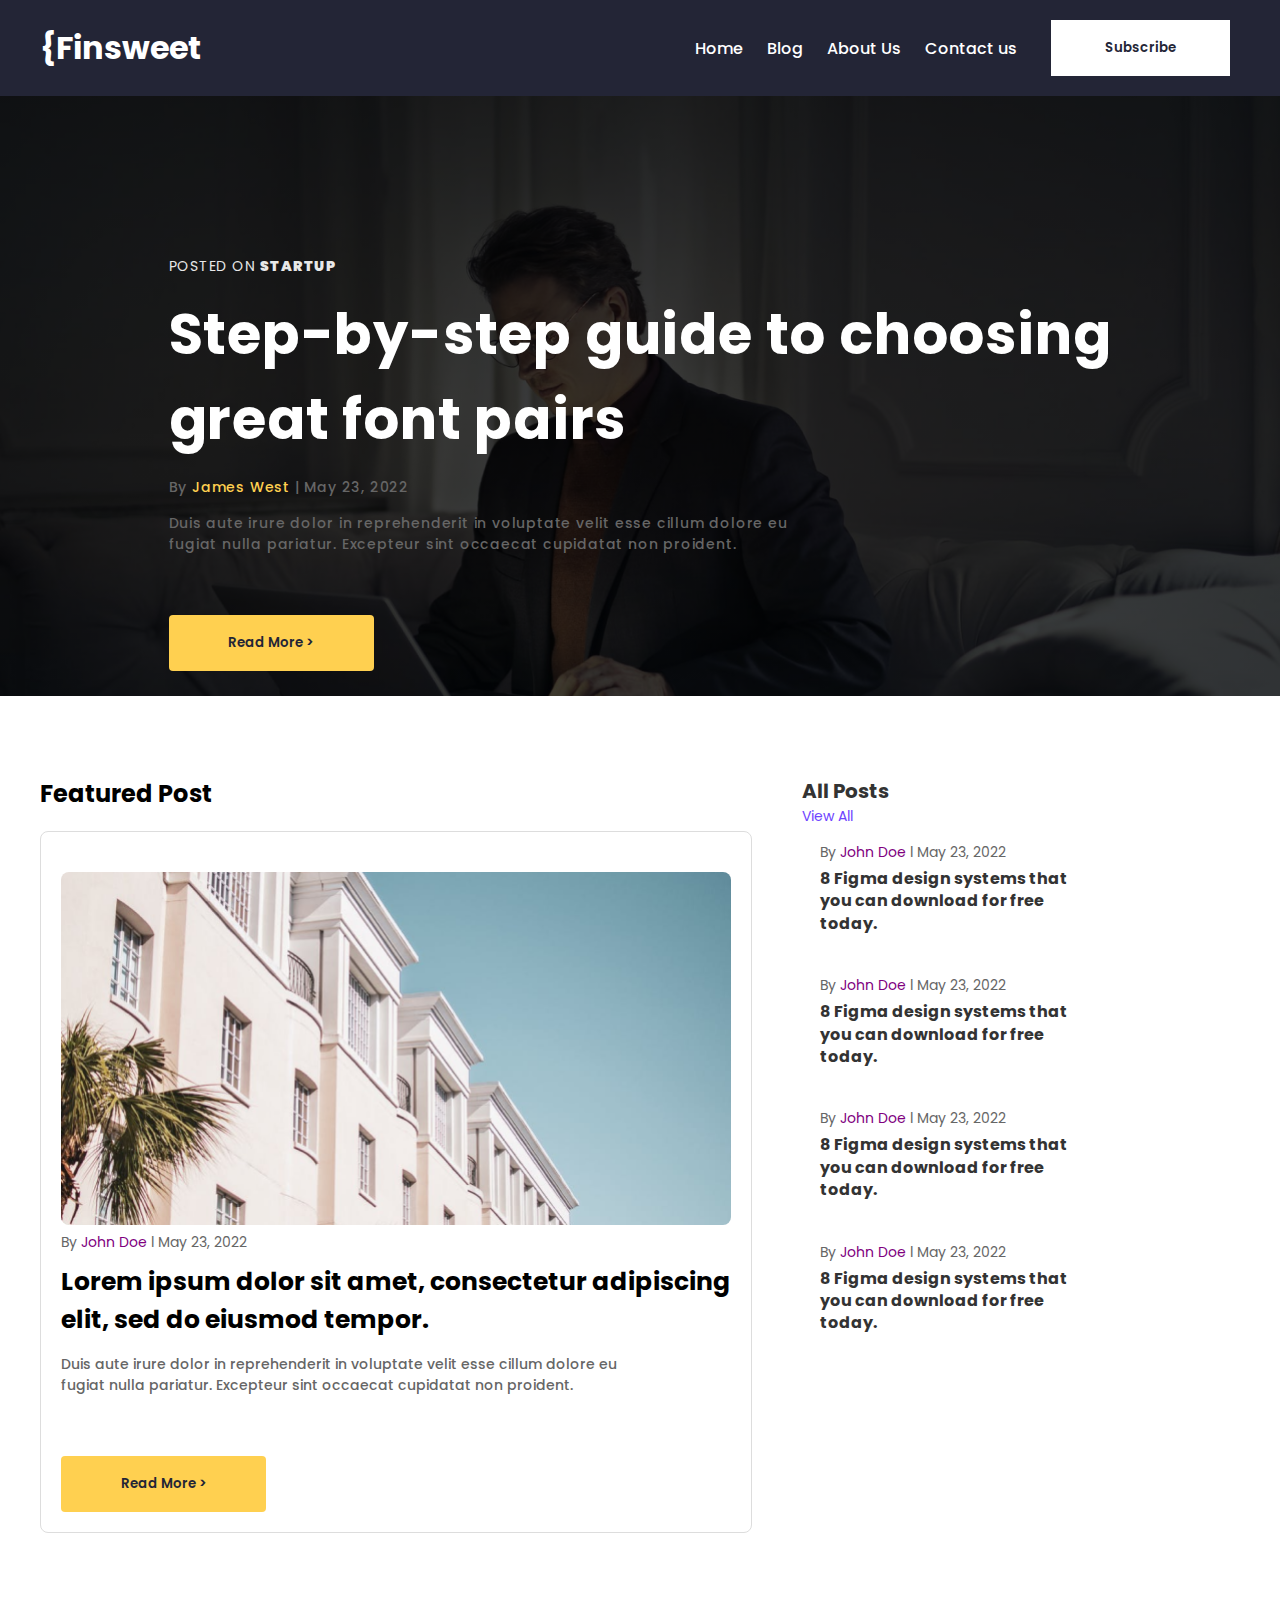
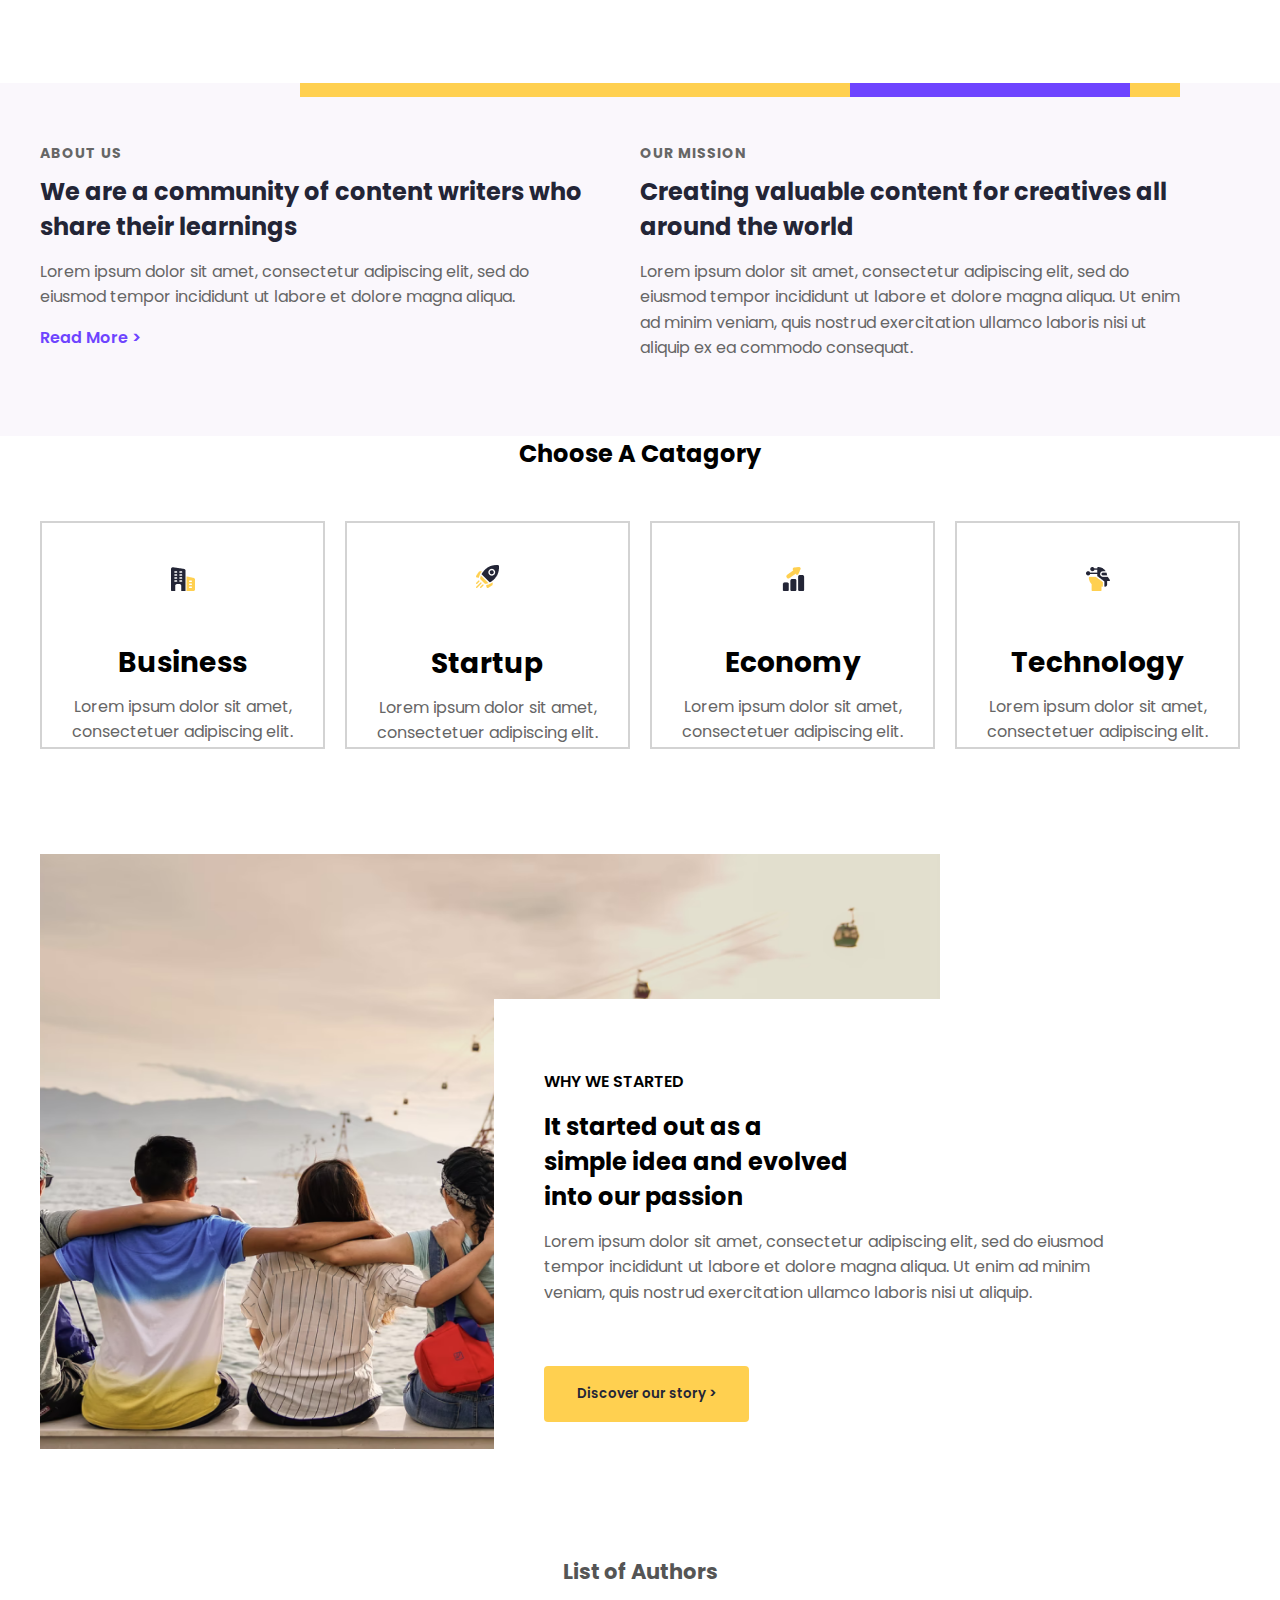
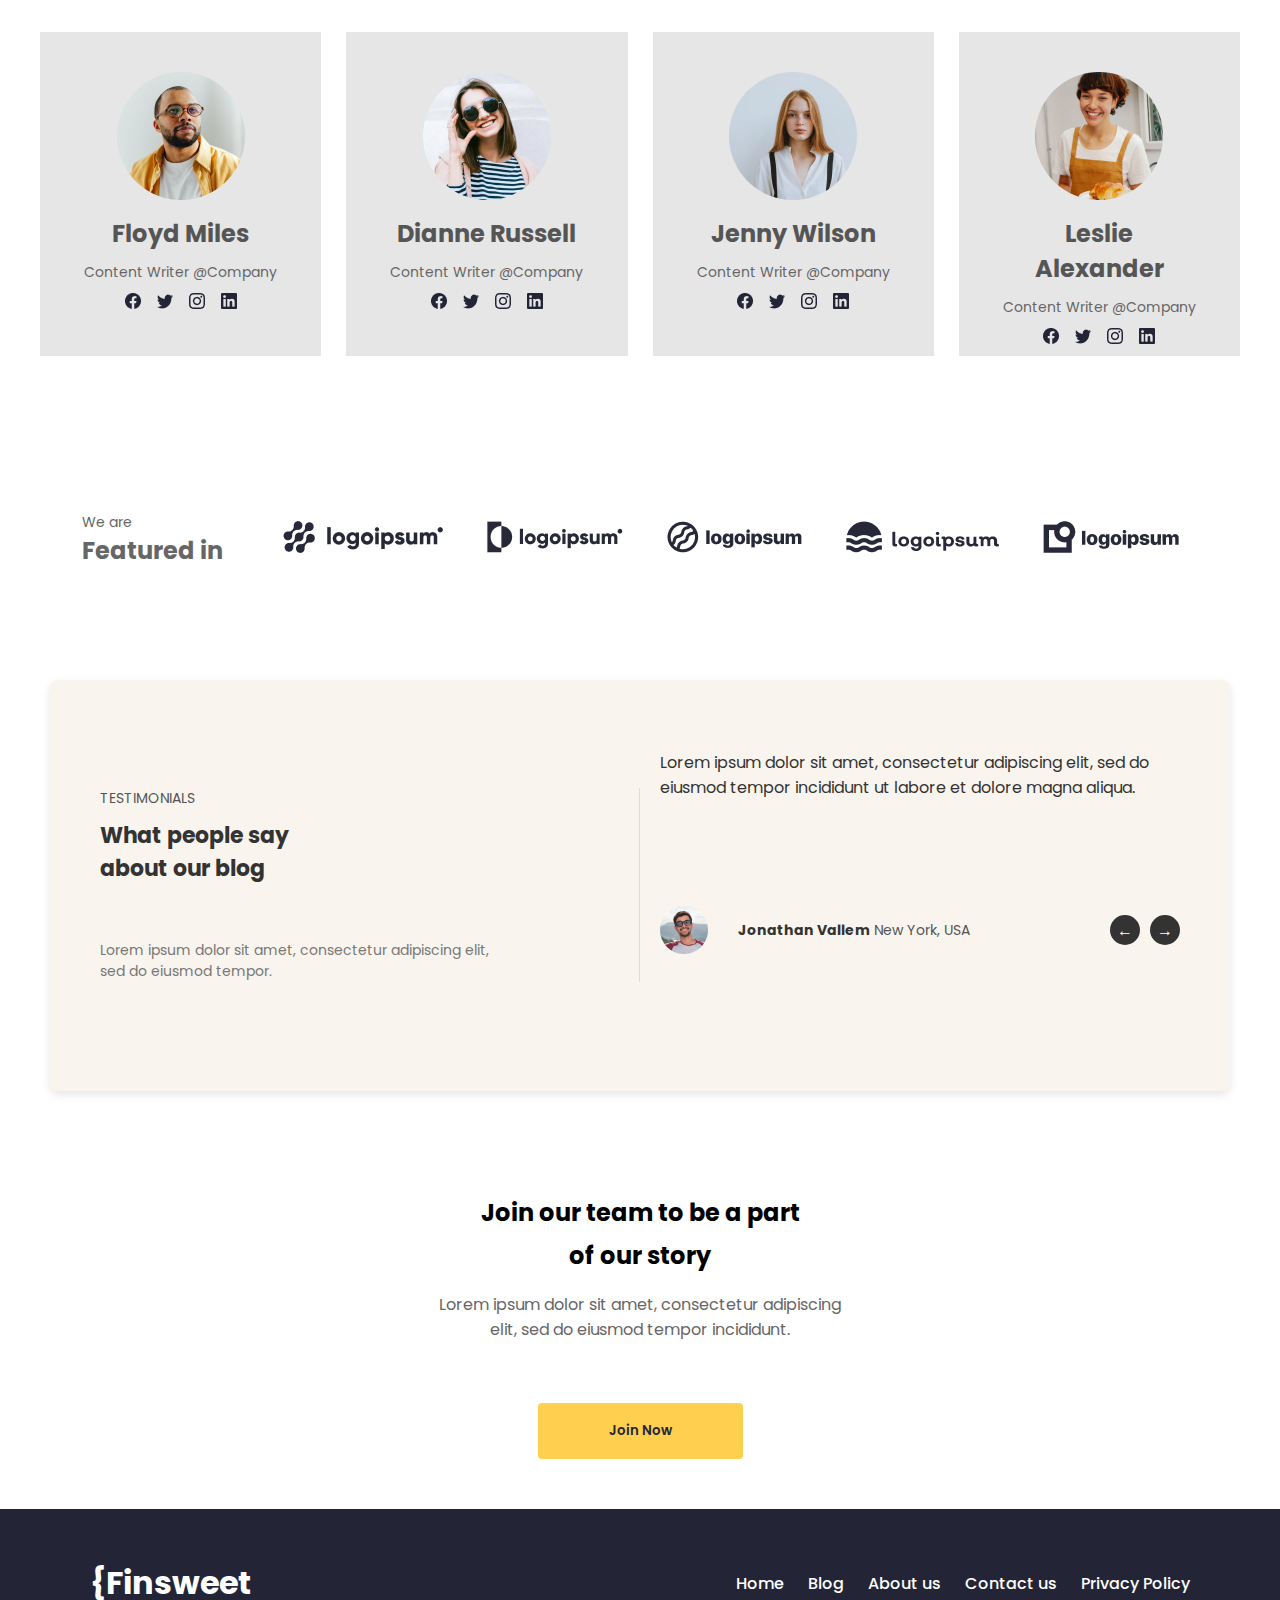
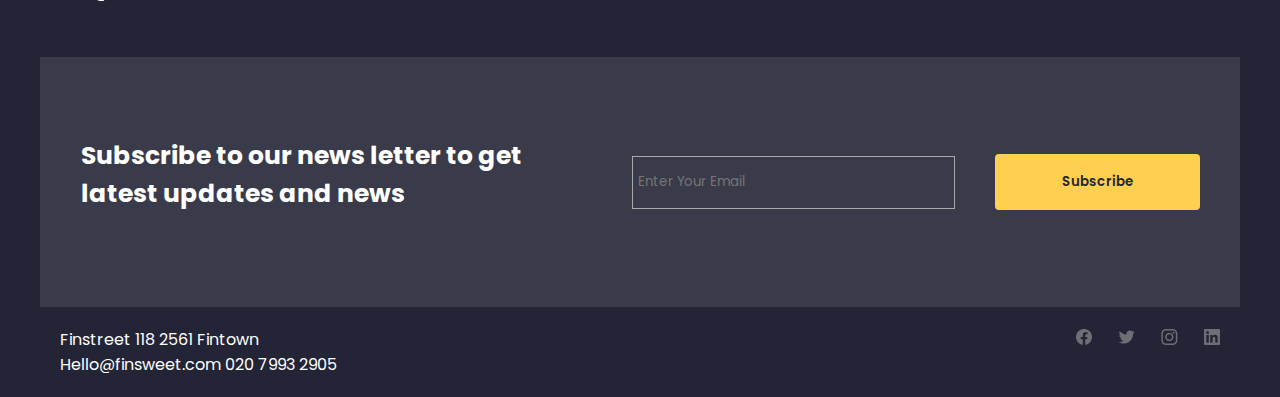
<file: index.html>
<!DOCTYPE html>
<html lang="en">
<head>
    <meta charset="UTF-8">
    <meta name="viewport" content="width=device-width, initial-scale=1.0">
    <title>Home</title>
    <link rel="stylesheet" href="style.css">
    <link rel="preconnect" href="https://fonts.googleapis.com">
    <link rel="preconnect" href="https://fonts.gstatic.com" crossorigin>
    <link href="https://fonts.googleapis.com/css2?family=Montserrat:ital,wght@0,100..900;1,100..900&family=Poppins:ital,wght@0,100;0,200;0,300;0,400;0,500;0,600;0,700;0,800;0,900;1,100;1,200;1,300;1,400;1,500;1,600;1,700;1,800;1,900&display=swap" rel="stylesheet">
    <link rel="stylesheet" href="media.css">
</head>
<body>
    <header class="header">
        <div class="container">
            <div class="parent">
                <div class="chleft">
                    <h1>{Finsweet</h1>
                </div>
                <div class="chright">
                    <div onclick="toggleBurger()" class="burger"></div>
                    <div class="burger__box">
            
                    </div>
                    <ul class="nav" id="home">
                        <li><a href="#home">Home</a></li>
                        <li><a href="blog/index1.html">Blog</a></li>
                        <li><a href="about/index4.html">About Us</a></li>
                        <li><a href="contact/index5.html">Contact us</a></li>
                        <button class="navsb">Subscribe</button>
                    </ul>
                </div>
            </div>
        </div>
    </header>
    <main>
        <section class="startup"> 
            <div class="container">
                <div class="start">
                    <p class="fir">Posted on <span class="hi">startup</span> </p>
                    <h1>Step-by-step guide to choosing <br> great font pairs</h1>
                    <p class="cli">By <span class="hii">James West</span>  |  May 23, 2022 </p>
                    <p class="cli">Duis aute irure dolor in reprehenderit in voluptate velit esse cillum dolore eu <br> fugiat nulla pariatur. Excepteur sint occaecat cupidatat non proident.</p>
                    <button class="orange"><a href="blogpost/index3.html">Read More ></a></button>
                </div>
            </div>
        </section>
        <section class="posts">
            <div class="container">
                <div class="mod">
                    <div class="firstside">
                        <h2 class="fp">Featured Post</h2>
                        <div class="post">
                            <img src="imgs/white-concrete-building-1838640.png" alt="">
                            <div class="posttext">
                                <p class="lolo">By <span class="blueone">John Doe</span>    l   May 23, 2022</p>
                                <h2>Lorem ipsum dolor sit amet, consectetur adipiscing <br> elit, sed do eiusmod tempor.</h2>
                                <p class="cli">Duis aute irure dolor in reprehenderit in voluptate velit esse cillum dolore eu <br> fugiat nulla pariatur. Excepteur sint occaecat cupidatat non proident.</p>
                                <button class="orange">Read More ></button>
                            </div>
                        </div>
                    </div>
                    <div class="secondside">
                        <h2 class="fm">All Posts</h2>
                        <p class="leftone"> View All</p>
                        <div class="textside">
                            <p class="lolo">By <span class="blueone">John Doe</span>    l   May 23, 2022</p>
                            <h4>8 Figma design systems that <br> you can download for free <br> today.</h4>
                        </div>
                        <div class="textside">
                            <p class="lolo">By <span class="blueone">John Doe</span>    l   May 23, 2022</p>
                            <h4>8 Figma design systems that <br> you can download for free <br> today.</h4>
                        </div>
                        <div class="textside">
                            <p class="lolo">By <span class="blueone">John Doe</span>    l   May 23, 2022</p>
                            <h4>8 Figma design systems that <br> you can download for free <br> today.</h4>
                        </div>
                        <div class="textside">
                             <p class="lolo">By <span class="blueone">John Doe</span>    l   May 23, 2022</p>
                            <h4>8 Figma design systems that <br> you can download for free <br> today.</h4>
                        </div>
                    </div>
                </div>
            </div>
        </section>
        <section class="about">
            <div class="container">
                <div class="dm">
                    <div class="aboutus">
                        <h4>About Us</h4>
                        <h2>We are a community of content writers who share their learnings</h2>
                        <p>Lorem ipsum dolor sit amet, consectetur adipiscing elit, sed do eiusmod tempor incididunt ut labore et dolore magna aliqua.</p>
                        <a href="" class="read-more">Read More ></a>
                    </div>  
                    <div class="ourmission">
                        <h4>Our Mission</h4>
                        <h2>Creating valuable content for creatives all around the world</h2>
                        <p>Lorem ipsum dolor sit amet, consectetur adipiscing elit, sed do eiusmod tempor incididunt ut labore et dolore magna aliqua. Ut enim ad minim veniam, quis nostrud exercitation ullamco laboris nisi ut aliquip ex ea commodo consequat.</p>
                    </div>
                    <div class="figury"></div>
                </div>
            </div>
        </section>
        <section class="catagory">
            <div class="container">
                <div class="matcatagory">
                    <h2>Choose A Catagory</h2>
                    <div class="divsmom">
                        <div class="childcatagory">
                            <img src="imgs/Icon.png" alt="">
                            <h3><a href="f2/index2.html">Business</a></h3>
                            <p>Lorem ipsum dolor sit amet, <br> consectetuer adipiscing elit.</p>
                        </div>
                        <div class="childcatagory">
                            <img class="another" src="imgs/Icon (1).png" alt="">
                            <h3><a href="f2/index2.html">Startup</a></h3>
                            <p>Lorem ipsum dolor sit amet, <br> consectetuer adipiscing elit.</p>
                        </div>
                        <div class="childcatagory">
                            <img src="imgs/icon (2).png" alt="">
                            <h3><a href="f2/index2.html">Economy</a></h3>
                            <p>Lorem ipsum dolor sit amet, <br> consectetuer adipiscing elit.</p>
                        </div>
                        <div class="childcatagory">
                            <img src="imgs/business-and-trade 1.png" alt="">
                            <h3><a href="f2/index2.html">Technology</a></h3>
                            <p>Lorem ipsum dolor sit amet, <br> consectetuer adipiscing elit.</p>
                        </div>
                    </div>
                </div>
            </div>
        </section>
        <section class="reason">
            <div class="container">
                <div class="dimg">
                    <img src="imgs/close-up-photography-of-man-wearing-sunglasses-1212984.png" alt="">
                </div>
                <div class="treason">
                    <p class="why">Why we started </p>
                    <h2>It started out as a <br> simple idea and evolved <br> into our passion</h2>
                    <p class="greys">Lorem ipsum dolor sit amet, consectetur adipiscing elit, sed do eiusmod <br> tempor incididunt ut labore et dolore magna aliqua. Ut enim ad minim <br> veniam, quis nostrud exercitation ullamco laboris nisi ut aliquip.</p>
                    <button class="story">Discover our story ></button>
                </div>
            </div>
        </section>
        <section class="authors">
            <div class="container">
                <h2>List of Authors</h2>
                <div class="line">
                    <div class="box">
                        <img src="imgs/man-in-yellow-button-up-shirt-wearing-black-framed-eyeglasses-7562313.png" alt="">
                        <h4>Floyd Miles</h4>
                        <p>Content Writer @Company</p>
                        <img src="imgs/Social wrapper.png" alt="">
                    </div>
                    <div class="box">
                        <img src="imgs/woman-in-white-and-black-striped-shirt-wearing-black-sunglasses-3671083.png" alt="">
                        <h4>Dianne Russell</h4>
                        <p>Content Writer @Company</p>
                        <img src="imgs/Social wrapper.png" alt="">
                    </div>
                    <div class="box">
                        <img src="imgs/fashion-woman-cute-shoes-5704849.png" alt="">
                        <h4>Jenny Wilson</h4>
                        <p>Content Writer @Company</p>
                        <img src="imgs/Social wrapper.png" alt="">
                    </div>
                    <div class="box">
                        <img src="imgs/content-baker-with-delicious-puff-in-cafeteria-6205509.png" alt="">
                        <h4>Leslie Alexander</h4>
                        <p>Content Writer @Company</p>
                        <img src="imgs/Social wrapper.png" alt="">
                    </div>
                </div>
            </div>
        </section>
        <section class="icons">
            <div class="container">
                <div class="jc">
                    <div class="we">
                        <p>We are</p>
                        <h4>Featured in</h4>
                    </div>
                    <div class="logos">
                        <img src="imgs/Logo 1.png" alt="">
                        <img src="imgs/Logo 2.png" alt="">
                        <img src="imgs/Logo 3.png" alt="">
                        <img src="imgs/Logo 4.png" alt="">
                        <img src="imgs/Logo 5.png" alt="">
                    </div>
                </div>
            </div>
        </section>  
        <section class="testimontals">
            <div class="container">
                <div class="monials">
                    <div class="monialsinfo">
                        <h4>Testimonials</h4>
                        <h2>What people say <br> about our blog</h2>
                        <p>Lorem ipsum dolor sit amet, consectetur adipiscing elit, <br> sed do eiusmod tempor.</p>
                    </div>
                    <div class="monialtext">
                            <p>Lorem ipsum dolor sit amet, consectetur adipiscing elit, sed do eiusmod tempor incididunt ut labore et dolore magna aliqua.</p>
                    <div class="fdf">
                        <div class="author">
                                <img src="imgs/Profile picture.png" alt="Author Image">
                            <div class="authors">
                                <span>Jonathan Vallem</span>
                                    New York, USA
                            </div>
                        </div>
                        <div class="strelki">
                            <div class="nav-arrow">←</div>
                            <div class="nav-arrow">→</div>
                        </div>
                    </div>
                    </div>
                </div>
            </div>
        </section>   
        <section class="join">
            <div class="container">
                <h2>Join our team to be a part <br> of our story</h2>
                <p class="greys">Lorem ipsum dolor sit amet, consectetur adipiscing <br> elit, sed do eiusmod tempor incididunt.</p>
                <button class="orange">Join Now</button>
            </div>
        </section> 
    </main>
    <footer class="blue">
        <div class="container">
            <div class="firstone">
                <div class="chleft">
                    <h1>{Finsweet</h1>
                </div>
                <div class="chright">
                    <div onclick="toggleBurger()" class="burger"></div>
                    
                    <ul class="nav">
                        <li><a href="#home">Home</a></li>
                        <li><a href="blog/index1.html">Blog</a></li>
                        <li><a href="about/index4.html">About us</a></li>
                        <li><a href="contact/index5.html">Contact us</a></li>
                        <li><a href="privacy/index6.html">Privacy Policy</a></li>
                    </ul>
                </div>
            </div>
            <div class="burger__box">
                <div class="middleone">
                    <div class="texts">
                        <h1>Subscribe to our news letter to get <br>latest updates and news</h1>
                    </div>
                    <div class="inputside">
                        <input type="text" placeholder="Enter Your Email">
                        <button class="orange">Subscribe</button>
                    </div>
                </div>
        </div>
            <div class="end">
                <div class="lp">
                    <p>Finstreet 118 2561 Fintown</p>
                    <p>Hello@finsweet.com  020 7993 2905</p>
                </div>
                <div class="ri">
                    <img src="imgs/Social wrapper (1).png" alt="">
                </div>
            </div>
        </div>
    </footer>

    <script src="js.js"></script>
</body>
</html>
</file>
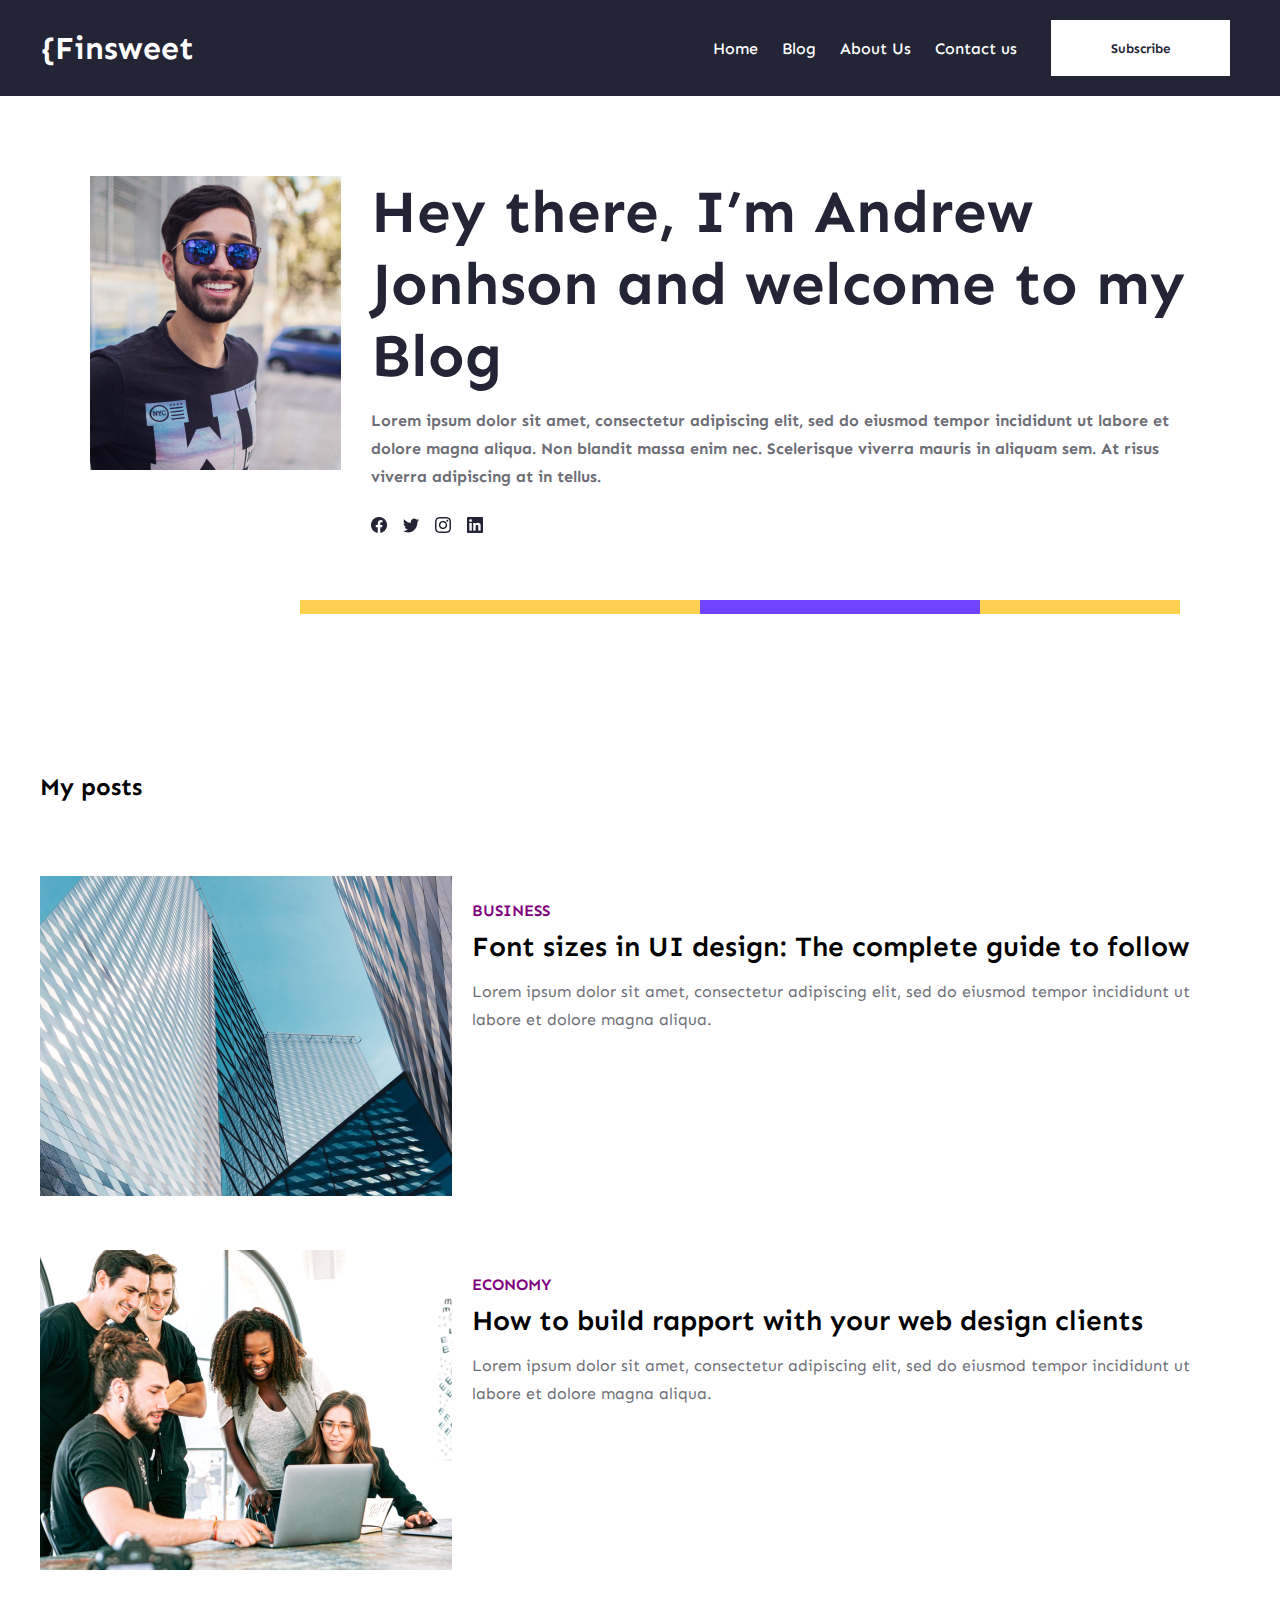
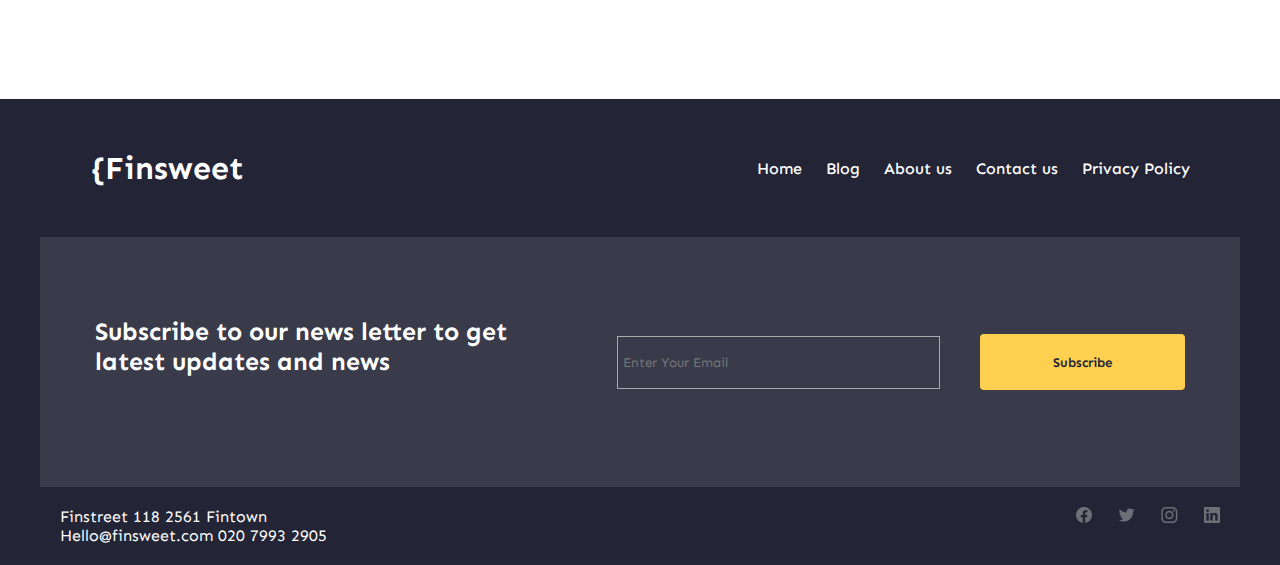
<file: author/indexA.html>
<!DOCTYPE html>
<html lang="en">
<head>
    <meta charset="UTF-8">
    <meta name="viewport" content="width=device-width, initial-scale=1.0">
    <title>Author</title>
    <link rel="stylesheet" href="styleA.css">
    <link rel="preconnect" href="https://fonts.googleapis.com">
    <link rel="preconnect" href="https://fonts.gstatic.com" crossorigin>
    <link href="https://fonts.googleapis.com/css2?family=Montserrat:ital,wght@0,100..900;1,100..900&family=Poppins:ital,wght@0,100;0,200;0,300;0,400;0,500;0,600;0,700;0,800;0,900;1,100;1,200;1,300;1,400;1,500;1,600;1,700;1,800;1,900&family=Sen:wght@400..800&display=swap" rel="stylesheet">
    <link rel="preconnect" href="https://fonts.googleapis.com">
    <link rel="preconnect" href="https://fonts.gstatic.com" crossorigin>
    <link href="https://fonts.googleapis.com/css2?family=Montserrat:ital,wght@0,100..900;1,100..900&family=Poppins:ital,wght@0,100;0,200;0,300;0,400;0,500;0,600;0,700;0,800;0,900;1,100;1,200;1,300;1,400;1,500;1,600;1,700;1,800;1,900&display=swap" rel="stylesheet">
</head>
<body>
    <header class="header">
        <div class="container">
            <div class="parent">
                <div class="chleft">
                    <h1>{Finsweet</h1>
                </div>
                <div class="chright">
                    <ul class="nav">
                        <li><a href="../index.html">Home</a></li>
                        <li><a href="../blog/index1.html">Blog</a></li>
                        <li><a href="../about/index4.html">About Us</a></li>
                        <li><a href="../contact/index5.html">Contact us</a></li>
                        <button class="navsb">Subscribe</button>
                    </ul>
                </div>
            </div>
        </div>
    </header>
    <main>
        <section class="author">
            <div class="container">
                <div class="mom">
                    <div class="im">
                        <img src="../imgs/man w sunglasses.png" alt="">
                    </div>
                    <div class="tm">
                        <h1>Hey there, I’m Andrew Jonhson and welcome to my Blog</h1>
                        <p class="lolo">Lorem ipsum dolor sit amet, consectetur adipiscing elit, sed do eiusmod tempor incididunt ut labore et dolore magna aliqua. Non blandit massa enim nec. Scelerisque viverra mauris in aliquam sem. At risus viverra adipiscing at in tellus.</p>
                        <img src="../imgs/Social wrapper.png" alt="">
                    </div>
                </div>
            </div>
        </section>
        <section class="myposts">
            <div class="container">
                <h2>My posts</h2>
                <div class="posts">
                    <div class="img">
                        <img src="../imgs/stained-glass-high-rise-building-1106476.png" alt="">
                    </div>
                    <div class="text">
                        <h4 class="purple">BUSINESS</h4>
                        <h3>Font sizes in UI design: The complete guide to follow</h3>
                        <p class="lolo">Lorem ipsum dolor sit amet, consectetur adipiscing elit, sed do eiusmod tempor incididunt ut labore et dolore magna aliqua.</p>
                    </div>
                </div>
                <div class="posts">
                    <div class="img">
                        <img src="../imgs/man-in-black-crew-neck-t-shirt-sitting-beside-woman-in-gray-crew-neck-t-shirt-3153201.png" alt="">
                    </div>
                    <div class="text">
                        <h4 class="purple">ECONOMY</h4>
                        <h3>How to build rapport with your web design clients</h3>
                        <p class="lolo">Lorem ipsum dolor sit amet, consectetur adipiscing elit, sed do eiusmod tempor incididunt ut labore et dolore magna aliqua.</p>
                    </div>
                </div>
            </div>
        </section>
    </main>
    <footer class="blue">
        <div class="container">
            <div class="firstone">
                <div class="chleft">
                    <h1>{Finsweet</h1>
                </div>
                <div class="chright">
                    <ul class="nav">
                        <li><a href="../index.html">Home</a></li>
                        <li><a href="../blog/index1.html">Blog</a></li>
                        <li><a href="../about/index4.html">About us</a></li>
                        <li><a href="../contact/index5.html">Contact us</a></li>
                        <li><a href="../privacy/index6.html">Privacy Policy</a></li>
                    </ul>
                </div>
            </div>
            <div class="middleone">
                <div class="texts">
                    <h1>Subscribe to our news letter to get <br>latest updates and news</h1>
                </div>
                <div class="inputside">
                    <input type="text" placeholder="Enter Your Email">
                    <button class="orange">Subscribe</button>
                </div>
            </div>
            <div class="end">
                <div class="lp">
                    <p>Finstreet 118 2561 Fintown</p>
                    <p>Hello@finsweet.com  020 7993 2905</p>
                </div>
                <div class="ri">
                    <img src="../imgs/Social wrapper (1).png" alt="">
                </div>
            </div>
        </div>
    </footer>
</body>
</html>
</file>
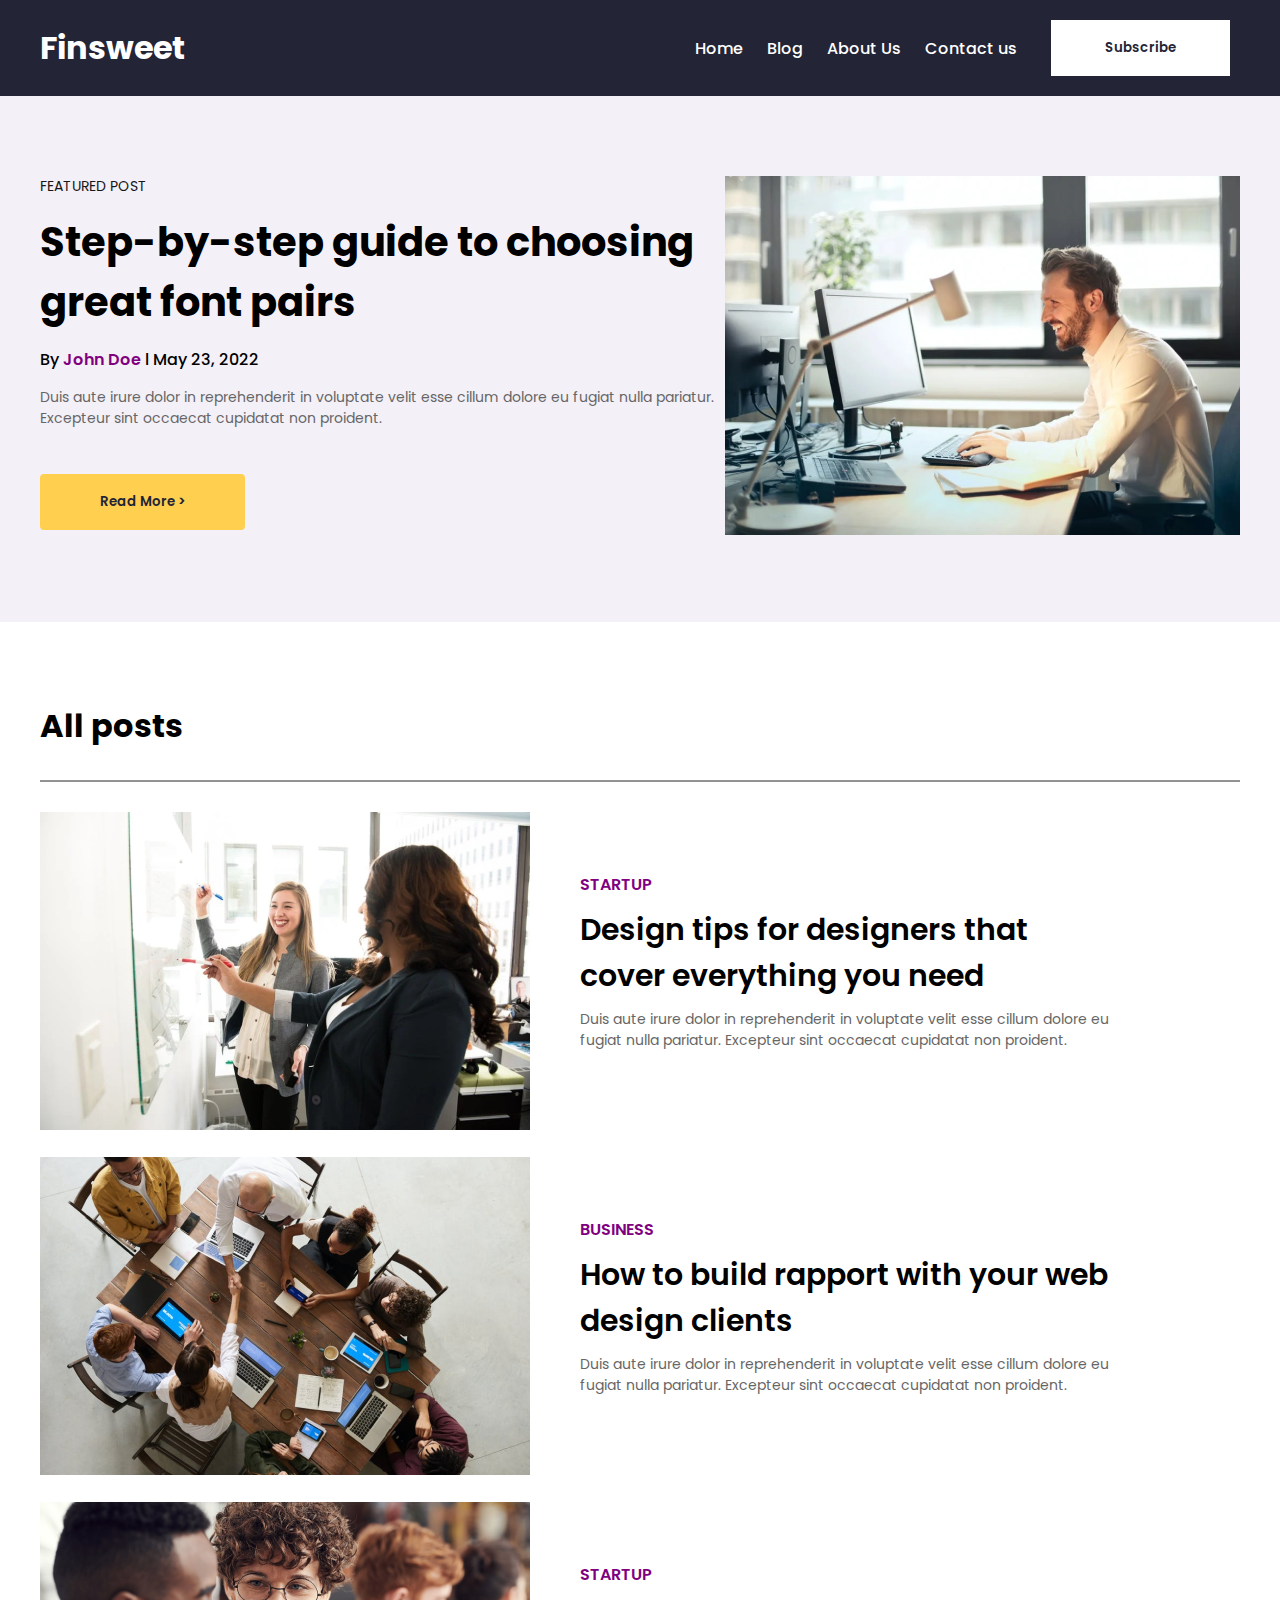
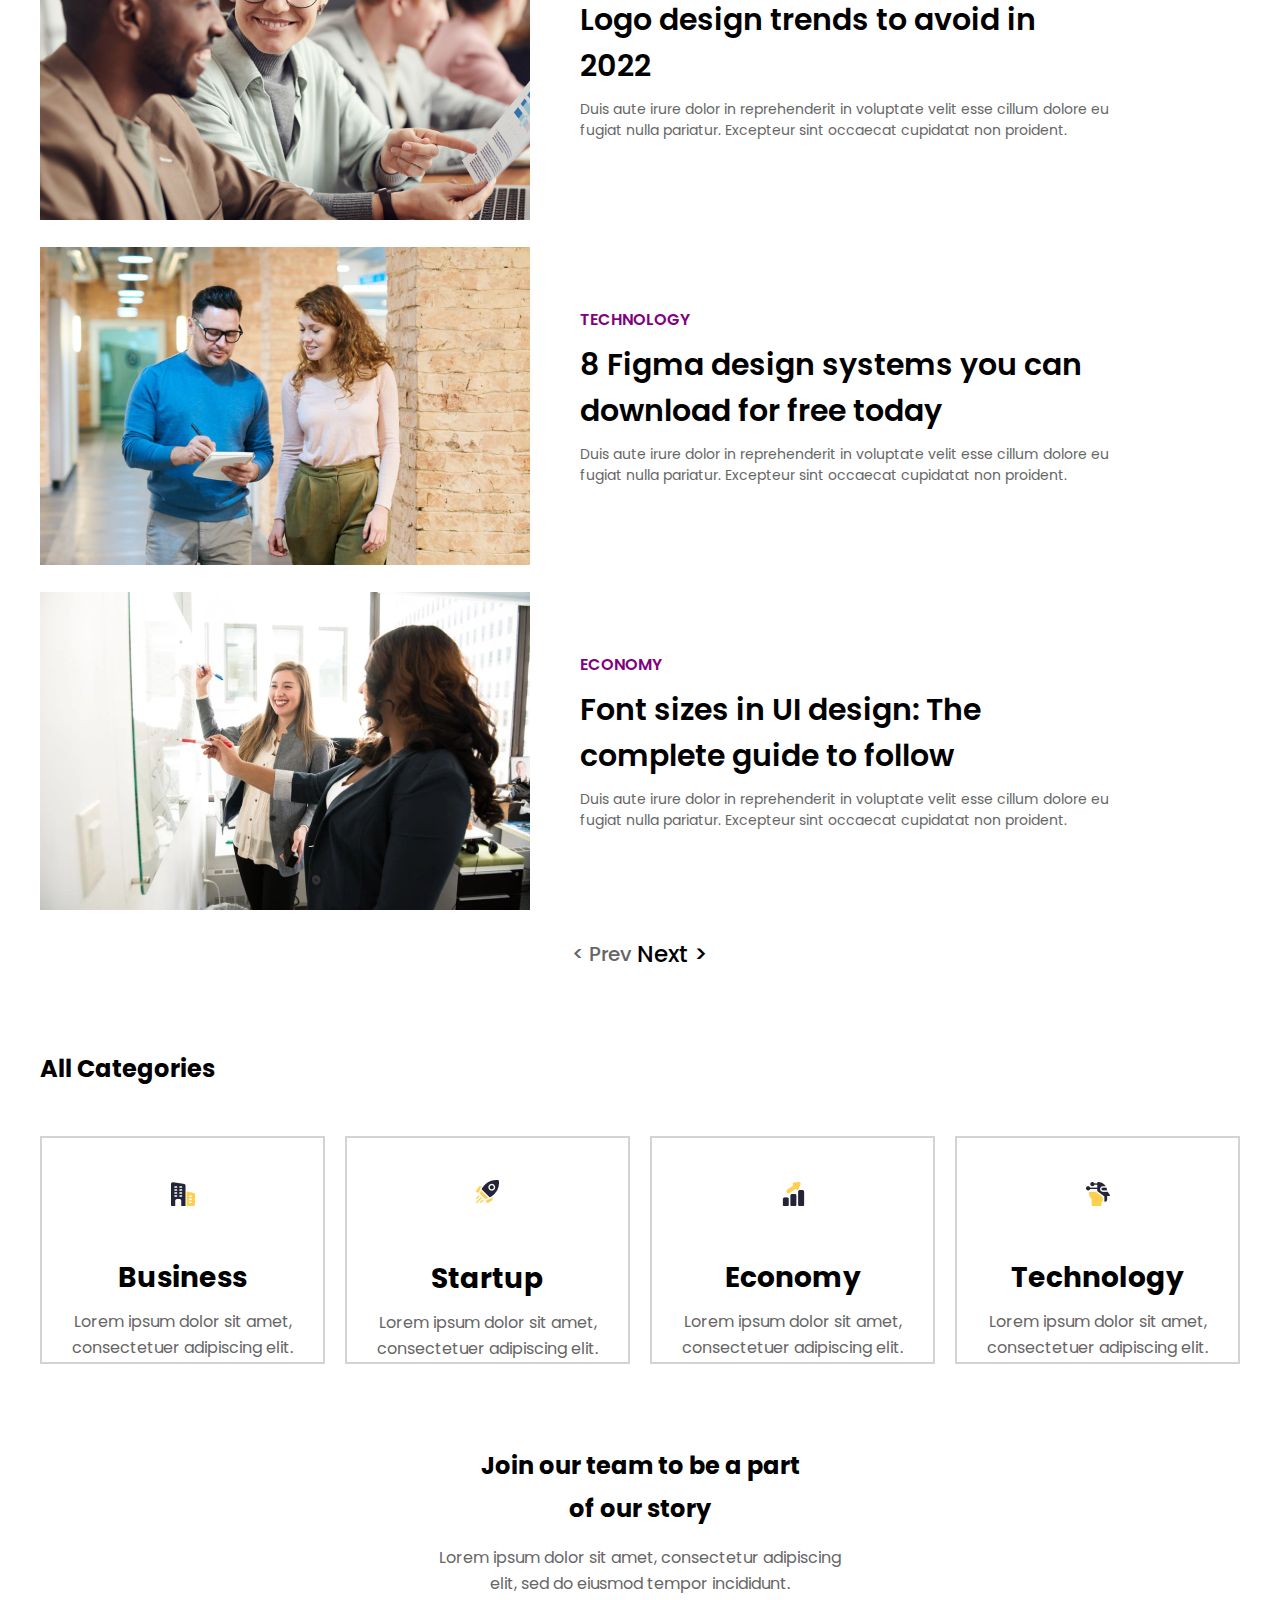
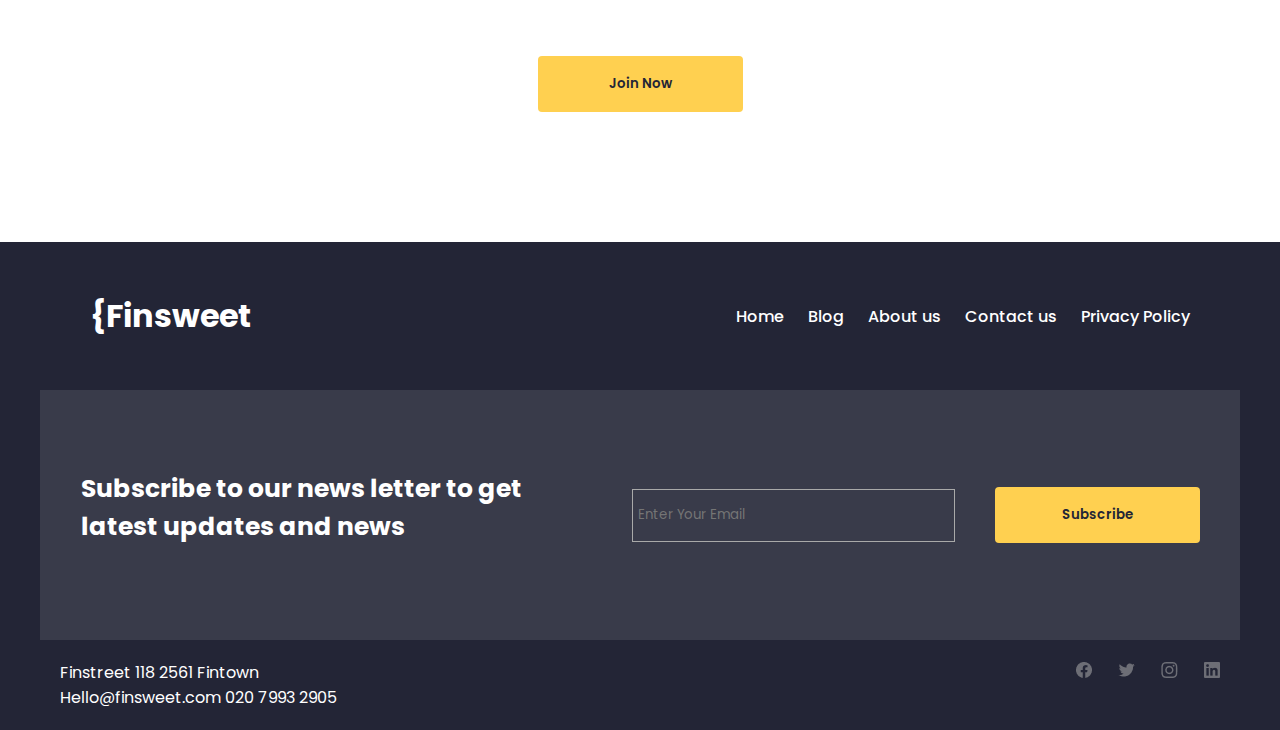
<file: blog/index1.html>
<!DOCTYPE html>
<html lang="en">
<head>
    <meta charset="UTF-8">
    <meta name="viewport" content="width=device-width, initial-scale=1.0">
    <title>Blog</title>
    <link rel="stylesheet" href="style1.css">
    <link rel="stylesheet" href="media.css">
    <link rel="preconnect" href="https://fonts.googleapis.com">
    <link rel="preconnect" href="https://fonts.gstatic.com" crossorigin>
    <link href="https://fonts.googleapis.com/css2?family=Montserrat:ital,wght@0,100..900;1,100..900&family=Poppins:ital,wght@0,100;0,200;0,300;0,400;0,500;0,600;0,700;0,800;0,900;1,100;1,200;1,300;1,400;1,500;1,600;1,700;1,800;1,900&display=swap" rel="stylesheet">
</head>
<body>
    <header class="header">
        <div class="container">
            <div class="parent">
                <div class="chleft">
                    <h1>Finsweet</h1>
                </div>
                <div class="chright">
                    <ul class="nav" id="Blog">
                        <li><a href="../index.html">Home</a></li>
                        <li><a href="#Blog">Blog</a></li>
                        <li><a href="../about/index4.html">About Us</a></li>
                        <li><a href="../contact/index5.html">Contact us</a></li>
                        <button class="navsb">Subscribe</button>
                    </ul>
                </div>
            </div>
        </div>
    </header>
    <main>
        <section class="featured">
            <div class="container">
                <div class="mother">
                    <div class="ts">
                        <p class="fir">Featured Post</p>
                        <h1>Step-by-step guide to choosing great  font pairs</h1>
                        <p class="cli">By <span class="purple">John Doe</span>   l   May 23, 2022 </p>
                        <p class="lolo">Duis aute irure dolor in reprehenderit in voluptate velit esse cillum dolore eu fugiat nulla pariatur. Excepteur sint occaecat cupidatat non proident.</p>
                        <button class="orange"><a href="../blogpost/index3.html">Read More ></a></button>
                    </div>
                    <div class="is">
                        <img src="../imgs/man-in-white-dress-shirt-sitting-on-black-rolling-chair-while-facing-black-computer-set-and-smiling-840996.png" alt="">
                    </div>
                </div>
            </div>
        </section>
        <section class="posts">
            <div class="container">
                <h1>All posts</h1>
                <div class="line"></div>
                <div class="alls">
                    <div class="img">
                        <img src="../imgs/two-women-in-front-of-dry-erase-board-1181533.png" alt="">
                    </div>
                   <div class="text">
                    <p class="purple">STARTUP</p>
                    <h3>Design tips for designers that cover everything you need</h3>
                    <p class="lolo">Duis aute irure dolor in reprehenderit in voluptate velit esse cillum dolore eu fugiat nulla pariatur. Excepteur sint occaecat cupidatat non proident.</p>
                   </div>
                </div>
                <div class="alls">
                    <div class="img">
                        <img src="../imgs/photo-of-people-doing-handshakes-3183197.png" alt="">
                    </div>
                   <div class="text">
                    <p class="purple">BUSINESS</p>
                    <h3>How to build rapport with your web design clients</h3>
                    <p class="lolo">Duis aute irure dolor in reprehenderit in voluptate velit esse cillum dolore eu fugiat nulla pariatur. Excepteur sint occaecat cupidatat non proident.</p>
                   </div>
                </div>
                <div class="alls">
                    <div class="img">
                        <img src="../imgs/photo-of-woman-looking-at-man-3183173.png" alt="">
                    </div>
                   <div class="text">
                    <p class="purple">STARTUP</p>
                    <h3>Logo design trends to avoid in 2022</h3>
                    <p class="lolo">Duis aute irure dolor in reprehenderit in voluptate velit esse cillum dolore eu fugiat nulla pariatur. Excepteur sint occaecat cupidatat non proident.</p>
                   </div>
                </div>
                <div class="alls">
                    <div class="img">
                        <img src="../imgs/photo-of-people-walking-on-hallway-3182811.png" alt="">
                    </div>
                   <div class="text">
                    <p class="purple">TECHNOLOGY</p>
                    <h3>8 Figma design systems you can download for free today</h3>
                    <p class="lolo">Duis aute irure dolor in reprehenderit in voluptate velit esse cillum dolore eu fugiat nulla pariatur. Excepteur sint occaecat cupidatat non proident.</p>
                   </div>
                </div>
                <div class="alls">
                    <div class="img">
                        <img src="../imgs/two-women-in-front-of-dry-erase-board-1181533.png" alt="">
                    </div>
                   <div class="text">
                    <p class="purple">ECONOMY</p>
                    <h3>Font sizes in UI design: The complete guide to follow</h3>
                    <p class="lolo">Duis aute irure dolor in reprehenderit in voluptate velit esse cillum dolore eu fugiat nulla pariatur. Excepteur sint occaecat cupidatat non proident.</p>
                   </div>
                </div>
                <div class="navigations">
                    <div class="prev"> < Prev </div>
                    <div class="next">Next ></div>
                </div>
            </div>
        </section>
        <section class="catagory">
            <div class="container">
                <div class="matcatagory">
                    <h2>All Categories</h2>
                    <div class="divsmom">
                        <div class="childcatagory">
                            <img src="../imgs/Icon.png" alt="">
                            <h3><a href="../categories/index2.html">Business</a></h3>
                            <p>Lorem ipsum dolor sit amet, <br> consectetuer adipiscing elit.</p>
                        </div>
                        <div class="childcatagory">
                            <img class="another" src="../imgs/Icon (1).png" alt="">
                            <h3><a href="../categories/index2.html">Startup</a></h3>
                            <p>Lorem ipsum dolor sit amet, <br> consectetuer adipiscing elit.</p>
                        </div>
                        <div class="childcatagory">
                            <img src="../imgs/icon (2).png" alt="">
                            <h3><a href="../categories/index2.html">Economy</a></h3>
                            <p>Lorem ipsum dolor sit amet, <br> consectetuer adipiscing elit.</p>
                        </div>
                        <div class="childcatagory">
                            <img src="../imgs/business-and-trade 1.png" alt="">
                            <h3><a href="../categories/index2.html">Technology</a></h3>
                            <p>Lorem ipsum dolor sit amet, <br> consectetuer adipiscing elit.</p>
                        </div>
                    </div>
                </div>
            </div>
        </section>
        <section class="join">
            <div class="container">
                <h2>Join our team to be a part <br> of our story</h2>
                <p class="greys">Lorem ipsum dolor sit amet, consectetur adipiscing <br> elit, sed do eiusmod tempor incididunt.</p>
                <button class="orange">Join Now</button>
            </div>
        </section> 
    </main>
    <footer class="blue">
        <div class="container">
            <div class="firstone">
                <div class="chleft">
                    <h1>{Finsweet</h1>
                </div>
                <div class="chright">
                    <ul class="nav">
                        <li><a href="../index.html">Home</a></li>
                        <li><a href="#Blog">Blog</a></li>
                        <li><a href="../about/index4.html">About us</a></li>
                        <li><a href="../contact/index5.html">Contact us</a></li>
                        <li><a href="../privacy/index6.html">Privacy Policy</a></li>
                    </ul>
                </div>
            </div>
            <div class="middleone">
                <div class="texts">
                    <h1>Subscribe to our news letter to get <br>latest updates and news</h1>
                </div>
                <div class="inputside">
                    <input type="text" placeholder="Enter Your Email">
                    <button class="orange">Subscribe</button>
                </div>
            </div>
            <div class="end">
                <div class="lp">
                    <p>Finstreet 118 2561 Fintown</p>
                    <p>Hello@finsweet.com  020 7993 2905</p>
                </div>
                <div class="ri">
                    <img src="../imgs/Social wrapper (1).png" alt="">
                </div>
            </div>
        </div>
    </footer>
</body>
</html>
</file>
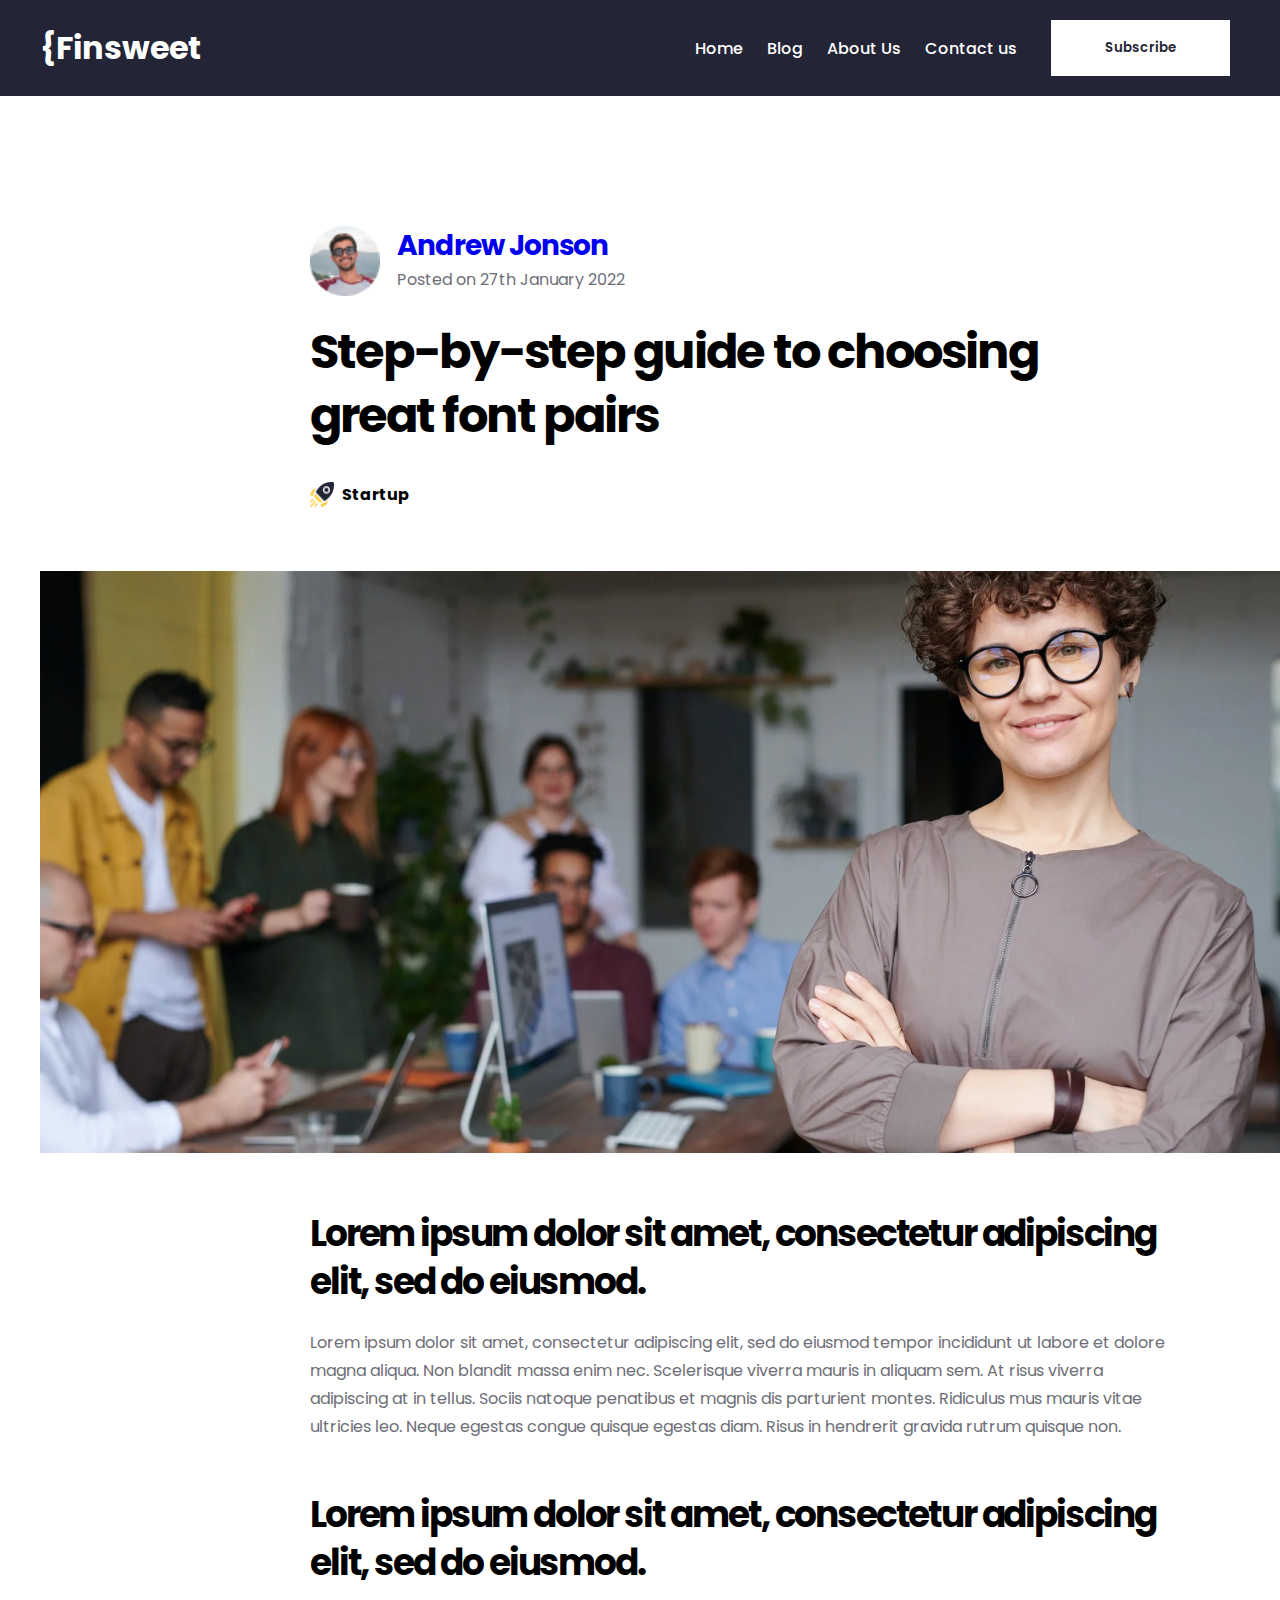
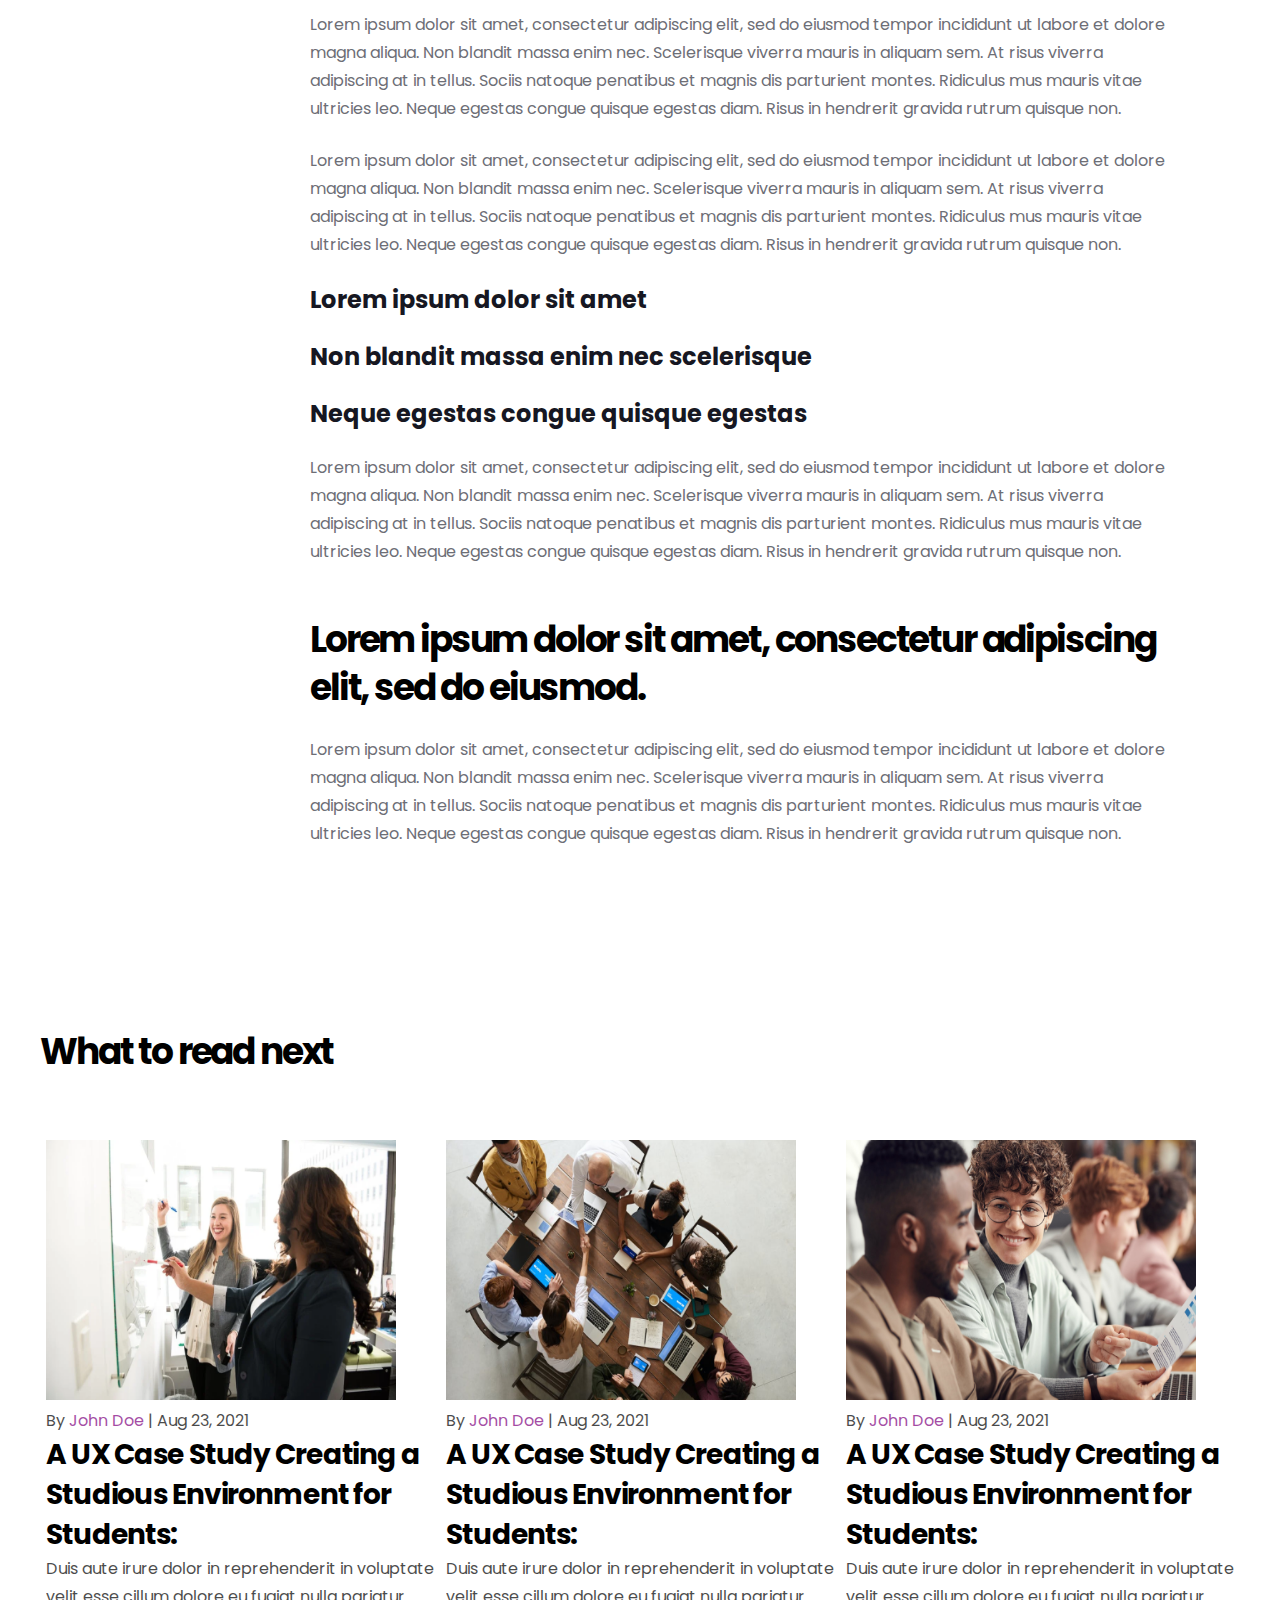
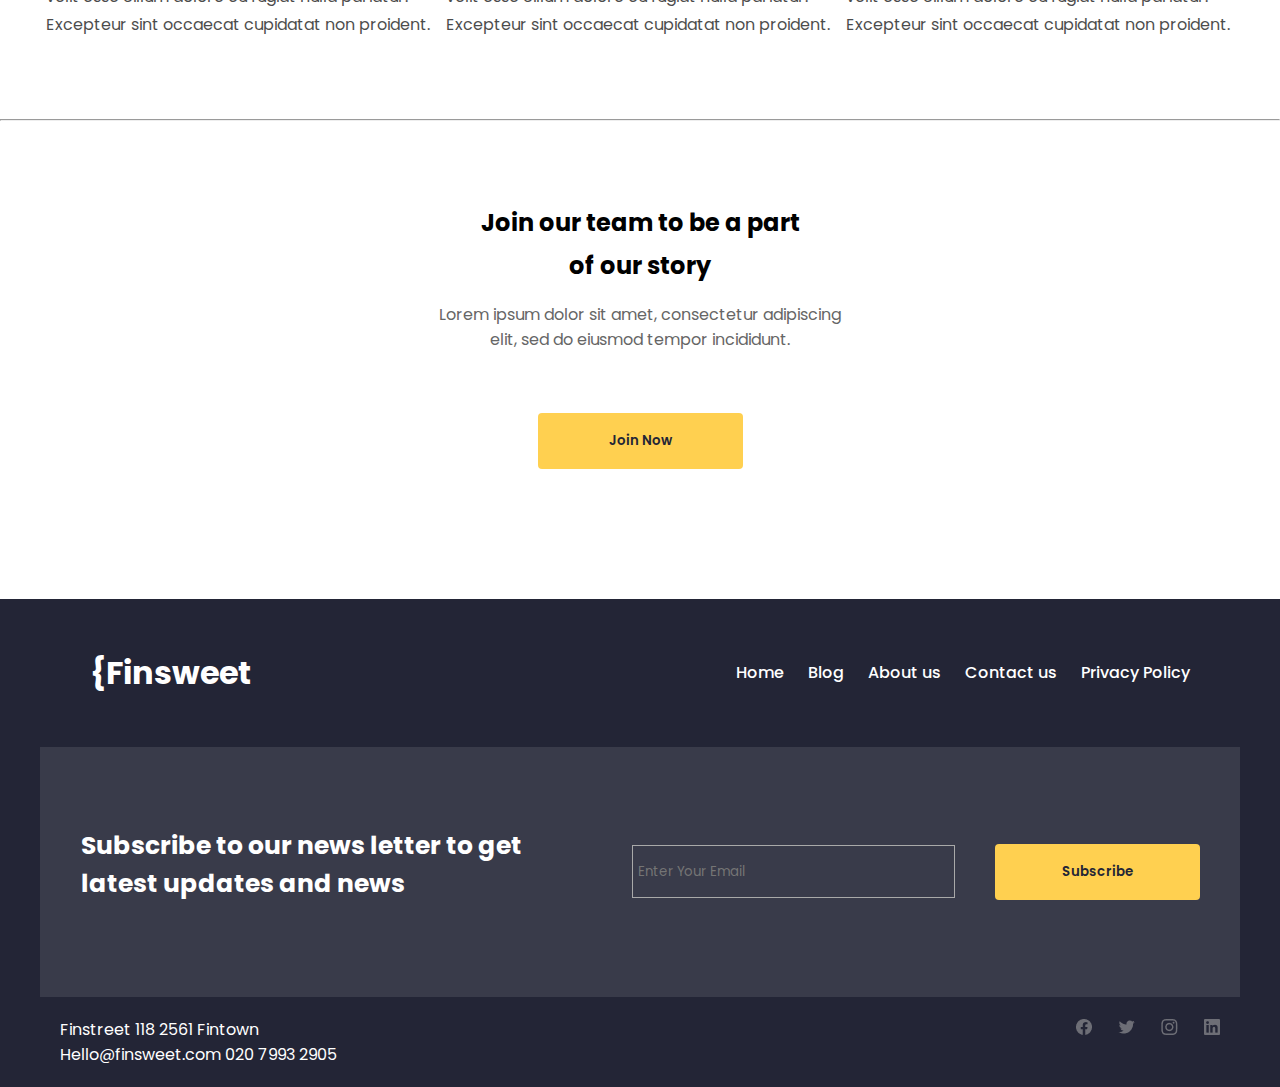
<file: blogpost/index3.html>
<!DOCTYPE html>
<html lang="en">
<head>
    <meta charset="UTF-8">
    <meta name="viewport" content="width=device-width, initial-scale=1.0">
    <title>Blog post</title>
    <link rel="stylesheet" href="style3.css">
    <link rel="preconnect" href="https://fonts.googleapis.com">
    <link rel="preconnect" href="https://fonts.gstatic.com" crossorigin>
    <link href="https://fonts.googleapis.com/css2?family=Montserrat:ital,wght@0,100..900;1,100..900&family=Poppins:ital,wght@0,100;0,200;0,300;0,400;0,500;0,600;0,700;0,800;0,900;1,100;1,200;1,300;1,400;1,500;1,600;1,700;1,800;1,900&display=swap" rel="stylesheet">
</head>
<body>
    <header class="header">
        <div class="container">
            <div class="parent">
                <div class="chleft">
                    <h1>{Finsweet</h1>
                </div>
                <div class="chright">
                    <ul class="nav">
                        <li><a href="../index.html">Home</a></li>
                        <li><a href="../blog/index1.html">Blog</a></li>
                        <li><a href="../about/index4.html">About Us</a></li>
                        <li><a href="../contact/index5.html">Contact us</a></li>
                        <button class="navsb">Subscribe</button>
                    </ul>
                </div>
            </div>
        </div>
    </header>
    <main>
        <section class="step">
            <div class="container">
                <div class="step__1">
                    <img src="image/Image (2).png" alt="">
                    <div class="step1">
                        <h3><a href="../author/indexA.html">Andrew Jonson</a></h3>
                        <p>Posted on 27th January 2022</p>
                    </div>
                </div>
                <h1 class="steph1">Step-by-step guide to choosing <br> great font pairs</h1>
                <div class="step__2">
                    <img src="image/shuttle.png" alt="">
                    <h4>Startup</h4>
                </div>
                <img class="stepimg" src="image/photo-of-woman-wearing-eyeglasses-3184405.png" alt="">
            </div>

        </section>
        <section class="text">
            <div class="container">
                <div class="lorem">
                    <h1>Lorem ipsum dolor sit amet, consectetur adipiscing <br> elit, sed do eiusmod.</h1>
                    <p>Lorem ipsum dolor sit amet, consectetur adipiscing elit, sed do eiusmod tempor incididunt ut labore et dolore <br> magna aliqua. Non blandit massa enim nec. Scelerisque viverra  mauris in aliquam sem. At risus viverra <br> adipiscing at in tellus. Sociis natoque penatibus et magnis dis parturient montes. Ridiculus mus mauris vitae <br> ultricies leo. Neque egestas congue quisque egestas diam. Risus in hendrerit gravida rutrum quisque non.</p>
                    <h1>Lorem ipsum dolor sit amet, consectetur adipiscing <br> elit, sed do eiusmod.</h1>
                    <p>Lorem ipsum dolor sit amet, consectetur adipiscing elit, sed do eiusmod tempor incididunt ut labore et dolore <br> magna aliqua. Non blandit massa enim nec. Scelerisque viverra  mauris in aliquam sem. At risus viverra <br> adipiscing at in tellus. Sociis natoque penatibus et magnis dis parturient montes. Ridiculus mus mauris vitae <br> ultricies leo. Neque egestas congue quisque egestas diam. Risus in hendrerit gravida rutrum quisque non.</p>
                    <p>Lorem ipsum dolor sit amet, consectetur adipiscing elit, sed do eiusmod tempor incididunt ut labore et dolore <br> magna aliqua. Non blandit massa enim nec. Scelerisque viverra  mauris in aliquam sem. At risus viverra <br> adipiscing at in tellus. Sociis natoque penatibus et magnis dis parturient montes. Ridiculus mus mauris vitae <br> ultricies leo. Neque egestas congue quisque egestas diam. Risus in hendrerit gravida rutrum quisque non.</p>
                    <ul>
                        <li>Lorem ipsum dolor sit amet</li>
                        <li>Non blandit massa enim nec scelerisque</li>
                        <li>Neque egestas congue quisque egestas</li>
                    </ul>
                    <p>Lorem ipsum dolor sit amet, consectetur adipiscing elit, sed do eiusmod tempor incididunt ut labore et dolore <br> magna aliqua. Non blandit massa enim nec. Scelerisque viverra  mauris in aliquam sem. At risus viverra <br> adipiscing at in tellus. Sociis natoque penatibus et magnis dis parturient montes. Ridiculus mus mauris vitae <br> ultricies leo. Neque egestas congue quisque egestas diam. Risus in hendrerit gravida rutrum quisque non.</p>
                    <h1>Lorem ipsum dolor sit amet, consectetur adipiscing <br> elit, sed do eiusmod.</h1>
                    <p>Lorem ipsum dolor sit amet, consectetur adipiscing elit, sed do eiusmod tempor incididunt ut labore et dolore <br> magna aliqua. Non blandit massa enim nec. Scelerisque viverra  mauris in aliquam sem. At risus viverra <br> adipiscing at in tellus. Sociis natoque penatibus et magnis dis parturient montes. Ridiculus mus mauris vitae <br> ultricies leo. Neque egestas congue quisque egestas diam. Risus in hendrerit gravida rutrum quisque non.</p>
                   
                   
                </div>
                 
            </div>

        </section>
        <section class="read">
            <div class="container">
                <h1 class="uxh1">What to read next</h1>
                <div class="ux">
                    <div class="case">
                        <img src="image/two-women-in-front-of-dry-erase-board-1181533.png" alt="">
                        <p class="lolo">By <span class="blueone">John Doe</span>    |   Aug 23, 2021</p>
                        <h2>A UX Case Study Creating a <br> Studious Environment for <br> Students: </h2>
                        <p>Duis aute irure dolor in reprehenderit in voluptate <br> velit esse cillum dolore eu fugiat nulla pariatur. <br> Excepteur sint occaecat cupidatat non proident.</p>
                    </div>
                    <div class="case">
                        <img src="image/photo-of-people-doing-handshakes-3183197.png" alt="">
                        <p class="lolo">By <span class="blueone">John Doe</span>    |   Aug 23, 2021</p>
                        <h2>A UX Case Study Creating a <br> Studious Environment for <br> Students: </h2>
                        <p>Duis aute irure dolor in reprehenderit in voluptate <br> velit esse cillum dolore eu fugiat nulla pariatur. <br> Excepteur sint occaecat cupidatat non proident.</p>
                    </div>
                    <div class="case">
                        <img src="image/photo-of-woman-looking-at-man-3183173.png" alt="">
                        <p class="lolo">By <span class="blueone">John Doe</span>    |   Aug 23, 2021</p>
                        <h2>A UX Case Study Creating a <br> Studious Environment for <br> Students: </h2>
                        <p>Duis aute irure dolor in reprehenderit in voluptate <br> velit esse cillum dolore eu fugiat nulla pariatur. <br> Excepteur sint occaecat cupidatat non proident.</p>
                    </div>
                    

                    
                </div>
            </div>

        </section>
        <hr class="hrt">
        <section class="join">
            <div class="container">
                <h2>Join our team to be a part <br> of our story</h2>
                <p class="greys">Lorem ipsum dolor sit amet, consectetur adipiscing <br> elit, sed do eiusmod tempor incididunt.</p>
                <button class="orange">Join Now</button>
            </div>
        </section> 
    </main>
    <footer class="blue">
        <div class="container">
            <div class="firstone">
                <div class="chleft">
                    <h1>{Finsweet</h1>
                </div>
                <div class="chright">
                    <ul class="nav">
                        <li><a href="../index.html">Home</a></li>
                        <li><a href="../blog/index1.html">Blog</a></li>
                        <li><a href="../about/index4.html">About us</a></li>
                        <li><a href="../contact/index5.html">Contact us</a></li>
                        <li><a href="../privacy/index6.html">Privacy Policy</a></li>
                    </ul>
                </div>
            </div>
            <div class="middleone">
                <div class="texts">
                    <h1>Subscribe to our news letter to get <br>latest updates and news</h1>
                </div>
                <div class="inputside">
                    <input type="text" placeholder="Enter Your Email">
                    <button class="orange">Subscribe</button>
                </div>
            </div>
            <div class="end">
                <div class="lp">
                    <p>Finstreet 118 2561 Fintown</p>
                    <p>Hello@finsweet.com  020 7993 2905</p>
                </div>
                <div class="ri">
                    <img src="../imgs/Social wrapper (1).png" alt="">
                </div>
            </div>
        </div>
    </footer>
    
</body>
</html>
</file>
<file: style.css>
* {
    margin: 0;
    padding: 0;
    box-sizing: border-box;
    list-style: none;
    font-family: "Poppins", sans-serif;
}
.container {
    max-width: 1200px;
    margin: 0 auto;
}
.header {
    background: #232536;
    color: white;
}
.parent {
    display: flex;
    justify-content: space-between;
    padding: 20px 0;
}
.chright {
    display: flex;
    align-items: center;
}
.chleft {
    display: flex;
    align-items: center;
}
.nav {
    display: flex;
    gap: 24px;
    align-items: center;
}
.nav a{
    text-decoration: none;
    color: white;
}
.nav li {
    cursor: pointer;
    font-weight: 500;
}
.navsb {
    width: 179px;
    height: 56px;
    border: 2px solid white;
    background: white;
    color: #232536;
    margin: 0 10px;
    font-weight: 600;
}
.startup {
    background: linear-gradient(rgba(0, 0, 0, 0.8), rgba(0, 0, 0, 0.7)), url('imgs/man-in-black-suit-wearing-eye-glasses-sitting-on-gray-sofa-using-macbook-3772622.png') center/cover no-repeat;
    height: 600px;
    display: flex;
    align-items: center;
    color: white;
}
.orange a{
    color: #232536;
    text-decoration: none;
}
.start {
    padding-top: 135px;
    letter-spacing: 0.05em;
}
.fir {
    font-size: 14px;
    text-transform: uppercase;
    opacity: 0.9;
}
.hi {
    font-weight: 900;
}
.hii {
    color: #FFD050;
}
.start h1 {
    margin-top: 15px;
    font-size: 56px;
    font-weight: 700;
}
.cli {
    font-weight: 500;
    margin: 15px 0;
}
.orange {
    background: #FFD050;
    color: #232536;
    width: 205px;
    height: 56px;
    margin-top: 45px;
    font-weight: 600;
    border: none;
    border-radius: 4px;
}
.fp {
    font-size: 24px;
    margin-bottom: 20px;
    padding-top: 80px;
}
.post {
    background-color: #fff;
    padding: 20px;
    border: 1px solid #ddd;
    border-radius: 8px;
}
.posts{
    padding-bottom: 150px;
}
.post img {
    width: 100%;
    border-radius: 8px;
    margin-top: 20px;
}
.posttext h2 {
    font-size: 25px;
    margin-top: 10px;
}
.lolo, .cli {
    color: #666;
    font-size: 14px;
}
.mod {
    display: flex;
    gap: 50px;
}
.secondside {
    position: relative;
    padding-top: 80px;
}
.fm {
    display: flex;
    justify-content: space-between;
    align-items: center;
    font-size: 20px;
    color: #333;
}
.leftone {
    font-size: 14px;
    color: #6e44ff;
    cursor: pointer;
}
.textside {
    padding: 15px;
    border-left: 3px solid transparent;
    transition: background-color 0.3s;
    margin-bottom: 10px;
}
.textside:hover {
    background-color: #fff7e5;
    border-left-color: #FFD050;
}
.textside h4 {
    font-size: 16px;
    color: #333;
    margin-top: 5px;
    line-height: 1.4;
}
.blueone {
    color: purple;
}

.about{
    background-color: #faf7fc;
    padding: 60px 0;
    position: relative;
}
.figury::before {
    content: "";
    position: absolute;
    top: 0;
    background-color: #FFD050;
    left: 300px;
    height: 14px;
    width: 880px;

}
.figury::after {
    content: "";
    position: absolute;
    top: 0;
    background-color: #6e44ff;
    right: 150px;
    height: 14px;
    width: 280px;
}
.dm{
    display: flex;
    gap: 50px;
}
.aboutus,
.ourmission {
    width: 50%;
}
.aboutus h4,
.ourmission h4 {
    font-size: 14px;
    color: #666;
    text-transform: uppercase;
    letter-spacing: 1px;
    margin-bottom: 10px;
}
.aboutus h2,
.ourmission h2 {
    font-size: 24px;
    font-weight: 700;
    color: #232536;
    margin-bottom: 15px;
}
.aboutus p,
.ourmission p {
    font-size: 16px;
    color: #666;
    line-height: 1.6;
    margin-bottom: 15px;
}
.read-more {
    color: #6e44ff;
    font-weight: 600;
    text-decoration: none;
    font-size: 16px;
}
.matcatagory{
    text-align: center ;
}
.catagory a{
    text-decoration: none;
    color: black;
}
.divsmom{
    display: flex;
    justify-content: center;
    gap: 20px;
    margin-top: 50px;
}
.childcatagory{
    width: 296px;
    height: 228px;
    border: 2px solid lightgrey;
}
.childcatagory img{
    padding: 32px 0;
}
.childcatagory h3{
    font-weight: 700;
    font-size: 28px;
}
.childcatagory p{
    font-size: 16px;
    color: #666;
    line-height: 1.6;
    margin: 10px 0;
}
.childcatagory:hover{
    background: #FFD050 ;
}
.another{
    margin-bottom: 16px;
    margin-top: 10px;
}
.reason{
    position: relative;
}
.dimg img{
    width: 900px;
    padding-top: 105px;
    height: 700px;
}
.treason{
    width: 706px;
    height: 484px; 
    background: white;
    position: absolute;
    right: 80px;
    top: 250px;
    padding: 70px 50px;
}
.why{
    font-weight: 600;
    font-size: 16px ;
    text-transform: uppercase;
}

.treason h2{
    margin: 15px 0;
    font-weight: 700;
}
.greys{
    font-size: 16px;
    color: #666;
    line-height: 1.6;
    margin: 15px 0;
}
.story{
    background: #FFD050;
    color: #232536;
    width: 205px;
    height: 56px;
    margin-top: 45px;
    font-weight: 600;
    border: none;
    border-radius: 4px;
}
.box{
    width: 296px;
    height: 324px;
    background: rgb(231, 230, 230);
    padding: 40px 40px;
}
.authors{
    text-align: center;
    padding: 100px 20px;
}
.line{
    display: flex;
    justify-content: center;
    align-items: center;
    gap: 25px;
    margin: 45px 0;
}
.box p{
    font-weight: 400;
    font-size: 14px;
    color: #666;
    line-height: 1.6;
    margin: 10px 0;
}
.box h4{
    margin-top: 10px;
    font-weight: 700;
    font-size: 24px;
}
.box:hover{
    background-color: #fff7e5;
}
.we p{
    font-weight: 400;
    font-size: 14px;
    color: #666;
}
.we h4{
    font-weight: 700px;
    font-size: 24px;
    color: #666;
}
.jc{
    display: flex;
    justify-content: center;
    align-items: center ;
    gap: 40px;
}
.logos img{
    gap: 50px;
    margin: 20px 20px;
}
.testimontals{
    padding: 100px 50px;
    padding-left: 50px;
}
.monials {
    display: flex;
    align-items: center;
    justify-content: center;
    background-color: #f9f5ee;
    padding: 50px;
    border-radius: 8px;
    box-shadow: 0px 4px 10px rgba(0, 0, 0, 0.1);
}
.monialsinfo {
    width: 50%;
    padding-right: 20px;
    border-right: 1px solid #ddd;
}
.monialsinfo h4 {
    color: #555;
    font-size: 14px;
    text-transform: uppercase;
    margin-bottom: 10px;
    font-weight: normal;
}
.monialsinfo h2 {
    color: #333;
    font-size: 22px;
    margin: 0 0 15px;
}
.monialsinfo p {
    color: #777;
    font-size: 14px;
    line-height: 1.5;
    padding-top: 40px;
}
.monialtext {
    width: 50%;
    padding-left: 20px;
    color: #333;
}
.monialtext p {
    font-size: 16px;
    margin: 20px 0;
}
.author {
    display: flex;
    align-items: center;
    gap: 10px;
}
.fdf{
    display: flex;
    justify-content: center;
    align-items: center;
}

.authors {
    font-size: 14px;
    color: #555;
}
.authors span {
    font-weight: bold;
    color: #333;
}
.strelki {
    display: flex;
    align-items: center;
    gap: 10px;
    margin-left: auto;
}
.nav-arrow {
    width: 30px;
    height: 30px;
    background-color: #333;
    border-radius: 50%;
    color: #fff;
    display: flex;
    align-items: center;
    justify-content: center;
    cursor: pointer;
    font-size: 16px;
}
.nav-arrow:hover {
    background-color: #555;
}
.join{
    text-align: center;
    line-height: 43px;
    margin-bottom: 50px;
}
.blue{
    background: #232536;
    color: white;

}
.firstone{
    display: flex;
    justify-content: space-between;
    padding: 50px;
}
.middleone{
    display: flex;
    justify-content: center;
    background: #393B4A;
    gap: 90px;
    max-width: 1200px;
    height: 250px;
}
.texts h1{
    font-weight: 700;
    font-size: 25px;
    margin: 80px 20px;
}
.inputside{
    display: flex;
    justify-content: center;
    align-items: center;
    gap: 20px;
}
.inputside input{
    width: 323px;
    height: 53px;
    background: #393B4A;
    border: 1px solid darkgray;
    padding: 5px 5px;
}
.inputside button{
    margin: 20px 20px;
}
.end{
    display: flex;
    justify-content: space-between;
    padding: 20px;
}
.ri img{
    width: 144px;
    height: 16px;
}
</file>
<file: media.css>
@media (max-width:700px){
    .navsb, .nav{
        display: none;
    }
    .burger{
        width: 30px;
        height: 4px;
        background: white;
        position: absolute;
        right: 40px;
        top: 30px;
    }
    .burger::before{
        content: '';
        width: 30px;
        height: 4px;
        background: white;
        position: absolute;
        display: block;
        top: -10px;
        transition: 0.5s;
    }
    .burger::after{
        content: '';
        width: 30px;
        height: 4px;
        background: white;
        position: absolute;
        display: block;
        top: 10px;
        transition: 0.5s;
    }
    .burger::after {
        top: 10px;
    }
    
    .burger.active {
        background: none;
    }
    
    .burger__box{
        width: 80%;
        background: #00000090;
        position: fixed;
        height: 100vh;
        top: 70px;
        display: none;
        right: 0;
    }
    .burger__box.active{
        display: block;
    }
    .nav.active{
        display: block;
        position: absolute;
        z-index: 1;
        top: 400px;
        left: 40%;
        color: wheat;
        font-size: 22px;
    }
    .navsb.active{
        display: block;
        position: absolute;
        z-index: 1;
        top: 500px;
        left: 40%;
        font-size: 22px;
    }
    .header .burger {
        right: 40px;
        top: 30px;
    }
    .footer .burger {
        position: fixed; 
        bottom: 20px;
        right: 20px;
    }

    .burger.active{
        background: none;
    }
    .burger.active::before{
        top: 0;
        transform: rotate(45deg);
    }
    .burger.active::after{
        top: 0;
        transform: rotate(-45deg);
    }
    .figury{
        display: none;
    }
    .middleone {
        display: none; 
    }
    .burger__box.active .middleone {
        display: block;
        padding: 20px;
        text-align: center;
    }
    
}
@media (max-width:500px){
    .container{
        max-width: 500px;
            
    }
}
</file>
<file: author/styleA.css>
* {
    margin: 0;
    padding: 0;
    box-sizing: border-box;
    list-style: none;
    font-family: "Sen";
}
.container {
    max-width: 1200px;
    margin: 0 auto;
}
.header {
    background: #232536;
    color: white;
    font-family: "Poppins";
}
.parent {
    display: flex;
    justify-content: space-between;
    padding: 20px 0;
}
.chright {
    display: flex;
    align-items: center;
}
.chleft {
    display: flex;
    align-items: center;
}
.nav {
    display: flex;
    gap: 24px;
    align-items: center;
}
.nav a{
    text-decoration: none;
    color: white;
}
.nav li {
    cursor: pointer;
    font-weight: 500;
}
.navsb {
    width: 179px;
    height: 56px;
    border: 2px solid white;
    background: white;
    color: #232536;
    margin: 0 10px;
    font-weight: 600;
}
.mom{
    display: flex;
    padding: 80px 50px;
    gap: 30px;
}
.lolo {
    color: #6D6E76;
    font-size: 16px;
    margin: 15px 0;
    line-height: 175%;
}
.tm{
    font-weight: 700;
    font-size: 30px;
    color: #232536;
}
.mom::before {
    content: "";
    position: absolute;
    top: 600px;
    background-color: #FFD050;
    left: 300px;
    height: 14px;
    width: 880px;
}
.mom::after {
    content: "";
    position: absolute;
    top: 600px;
    background-color: #6e44ff;
    right: 300px;
    height: 14px;
    width: 280px;
}
.myposts{
    padding: 100px 0;
}
.myposts h2{
    margin: 50px 0;
}
.posts{
    display: flex;
    gap: 20px;
}
.purple{
    color: purple;
    font-weight: 600;
    font-size: 16px;
}
.text{
    padding: 50px 0;
}
.text h3{
    font-weight: 600;
    font-size: 28px;
    margin: 10px 0;
}
.img{
    margin: 25px 0;
}
.blue{
    background: #232536;
    color: white;
    font-family: "Poppins";
}
.firstone{
    display: flex;
    justify-content: space-between;
    padding: 50px;
}
.middleone{
    display: flex;
    justify-content: center;
    background: #393B4A;
    gap: 90px;
    max-width: 1200px;
    height: 250px;
}
.texts h1{
    font-weight: 700;
    font-size: 25px;
    margin: 80px 20px;
}
.inputside{
    display: flex;
    justify-content: center;
    align-items: center;
    gap: 20px;
}
.inputside input{
    width: 323px;
    height: 53px;
    background: #393B4A;
    border: 1px solid darkgray;
    padding: 5px 5px;
}
.inputside button{
    margin: 20px 20px;
}
.end{
    display: flex;
    justify-content: space-between;
    padding: 20px;
}
.ri img{
    width: 144px;
    height: 16px;
}
.orange {
    background: #FFD050;
    color: #232536;
    width: 205px;
    height: 56px;
    margin-top: 45px;
    font-weight: 600;
    border: none;
    border-radius: 4px;
}
</file>
<file: blog/style1.css>
* {
    margin: 0;
    padding: 0;
    box-sizing: border-box;
    list-style: none;
    font-family: "Poppins", sans-serif;
}
.container {
    max-width: 1200px;
    margin: 0 auto;
}
.header {
    background: #232536;
    color: white;
}
.parent {
    display: flex;
    justify-content: space-between;
    padding: 20px 0;
}
.chright {
    display: flex;
    align-items: center;
}
.chleft {
    display: flex;
    align-items: center;
}
.nav {
    display: flex;
    gap: 24px;
    align-items: center;
}
.nav a{
    text-decoration: none;
    color: white;
}
.nav li {
    cursor: pointer;
    font-weight: 500;
}
.navsb {
    width: 179px;
    height: 56px;
    border: 2px solid white;
    background: white;
    color: #232536;
    margin: 0 10px;
    font-weight: 600;
}
.mother{
    display: flex;
    justify-content: center;
    padding: 80px 0;
}
.fir {
    font-size: 14px;
    text-transform: uppercase;
    opacity: 0.9;
}
.ts h1 {
    margin-top: 15px;
    font-size: 40px;
    font-weight: 700;
}
.cli {
    font-weight: 500;
    margin: 15px 0;
}
.purple{
    color: purple;
    font-weight: 600;
    font-size: 16px;
}
.orange a{
    color: #232536;
    text-decoration: none;
}
.orange {
    background: #FFD050;
    color: #232536;
    width: 205px;
    height: 56px;
    margin-top: 45px;
    font-weight: 600;
    border: none;
    border-radius: 4px;
}
.lolo {
    color: #666;
    font-size: 14px;
}
.featured{
    background: #F4F0F8;
}
.posts{
    padding: 80px 0;
}

.line{
    max-width: 1282px;
    height: 0px;
    border: 1px solid #929293;
    margin: 30px 0;
}
.alls{
    display: flex;
    justify-content: space-between;
    gap: 50px;
}
.text{
    padding: 60px 130px 60px 0;
}
.text h3{
    font-weight: 600;
    font-size: 30px;
    margin: 10px 0;
}
.img img{
    margin-bottom: 20px;
}
.navigations{
    display: flex;
    justify-content: center;
    align-items: center;
    gap: 5px;
}
.prev{
    font-size: 20px;
    font-weight: 500;
    color: #666;
}
.next{
    font-size: 23px;
    font-weight: 500;
}   
.divsmom{
    display: flex;
    justify-content: center;
    gap: 20px;
    margin-top: 50px;
}
.childcatagory{
    width: 296px;
    height: 228px;
    border: 2px solid lightgrey;
    text-align: center;
}
.childcatagory img{
    padding: 32px 0;
}
.childcatagory h3{
    font-weight: 700;
    font-size: 28px;
}
.childcatagory p{
    font-size: 16px;
    color: #666;
    line-height: 1.6;
    margin: 10px 0;
}
.childcatagory a{
    text-decoration: none;
    color: black;
}
.childcatagory:hover{
    background: #FFD050 ;
}
.another{
    margin-bottom: 16px;
    margin-top: 10px;
}
.join{
    text-align: center;
    line-height: 43px;
    margin-bottom: 50px;
    padding: 80px 0;
}
.greys{
    font-size: 16px;
    color: #666;
    line-height: 1.6;
    margin: 15px 0;
}
.blue{
    background: #232536;
    color: white;

}
.firstone{
    display: flex;
    justify-content: space-between;
    padding: 50px;
}
.middleone{
    display: flex;
    justify-content: center;
    background: #393B4A;
    gap: 90px;
    max-width: 1200px;
    height: 250px;
}
.texts h1{
    font-weight: 700;
    font-size: 25px;
    margin: 80px 20px;
}
.inputside{
    display: flex;
    justify-content: center;
    align-items: center;
    gap: 20px;
}
.inputside input{
    width: 323px;
    height: 53px;
    background: #393B4A;
    border: 1px solid darkgray;
    padding: 5px 5px;
}
.inputside button{
    margin: 20px 20px;
}
.end{
    display: flex;
    justify-content: space-between;
    padding: 20px;
}
.ri img{
    width: 144px;
    height: 16px;
}
</file>
<file: blog/media.css>
@media (max-width: 800px) {
    .container {
        max-width: 600px;
        margin: 0 auto;
    }
    
  
    .header {
        
        padding: 10px 0;
    }
    
    .parent {
        
        flex-direction: column;
        align-items: center;
       
    }
    
    .chright {
        justify-content: center;
        margin-top: 10px;
        display: flex;
        align-items: center;
    }
    
    .chleft {
        justify-content: center;
    }
    
    .nav {
        display: flex;
     
        margin-top: 20px;
    }
    
    .nav a {
        text-decoration: none;
        color: white;
    }
    
    .nav li {
        cursor: pointer;
        font-weight: 500;
    }
    
    .navsb {
        width: 100%; 
        height: 56px;
        border: 2px solid white;
        background: white;
        color: #232536;
        font-weight: 600;
        text-align: center;
        margin-top: 10px;
    }
    
   
    .mother {
        display: flex;
        flex-direction: column; 
        align-items: center;
        padding: 40px 0;
    }
    
    .fir {
        font-size: 14px;
        text-transform: uppercase;
        opacity: 0.9;
        text-align: center;
    }
    
    .ts h1 {
        margin-top: 15px;
        font-size: 30px;
        font-weight: 700;
        text-align: center;
    }
    
    .cli {
        font-weight: 500;
        margin: 10px 0;
        text-align: center;
    }
    
    .purple {
        color: purple;
        font-weight: 600;
        font-size: 16px;
    }
    
    .orange a {
        color: #232536;
        text-decoration: none;
    }
    
    .orange {
        background: #FFD050;
        color: #232536;
        width: 100%;
        height: 56px;
        margin-top: 15px;
        font-weight: 600;
        border: none;
        border-radius: 4px;
        text-align: center;
    }
    
    .lolo {
        color: #666;
        font-size: 14px;
        text-align: center;
    }
    
    
    .posts {
        padding: 40px 0;
        text-align: center;
    }
    
    .line {
        max-width: 100%;
        height: 1px;
        border: 1px solid #929293;
        margin: 20px 0;
    }
    
    .alls {
        display: flex;
        flex-direction: column; 
        gap: 20px;
        align-items: center;
    }
    
    .text {
        padding: 20px 0;
        width: 100%; 
    }
    
    .text h3 {
        font-weight: 600;
        font-size: 22px;
    }
    
    .img img {
        margin-bottom: 10px;
        width: 100%;
    }
    
   
    .divsmom {
        display: flex;
        flex-direction: column; 
        gap: 20px;
        margin-top: 30px;
        align-items: center;
    }
    
    .childcatagory {
        width: 90%; 
        height: auto;
        border: 2px solid lightgrey;
        text-align: center;
        padding: 15px;
    }
    
    .childcatagory img {
        padding: 20px 0;
        max-width: 100%;
    }
    
    .childcatagory h3 {
        font-weight: 700;
        font-size: 20px;
    }
    
    .childcatagory p {
        font-size: 14px;
        color: #666;
        line-height: 1.6;
        margin: 10px 0;
    }
    
    .childcatagory a {
        text-decoration: none;
        color: black;
    }
    
    .childcatagory:hover {
        background: #FFD050;
    }
    
   
    .join {
        text-align: center;
        line-height: 43px;
        margin-bottom: 50px;
        padding: 60px 0;
    }
    
    .greys {
        font-size: 14px;
        color: #666;
        line-height: 1.6;
        margin: 15px 0;
    }
    
    
    .blue {
        background: #232536;
        color: white;
    }
    
    .firstone {
        display: flex;
        flex-direction: column;
        align-items: center;
        padding: 20px;
    }
    
    .middleone {
       
        padding: 30px;
    }
    
    .texts h1 {
        font-weight: 700;
        font-size: 20px;
        margin: 20px 0;
        text-align: center;
    }
    
    .inputside {
        display: flex;
        flex-direction: column;
        align-items: center;
        gap: 10px;
    }
    
    .inputside input {
        width: 90%;
        height: 53px;
        background: #393B4A;
        border: 1px solid darkgray;
        padding: 5px 5px;
    }
    
    .inputside button {
        width: 90%; 
        height: 56px;
        margin-top: 10px;
    }
    
    .end {
        display: flex;
        flex-direction: column; 
        align-items: center;
        padding: 20px;
    }
    
    .ri img {
        width: 100%;
        max-width: 144px;
        height: auto;
    }
}








@media (max-width: 500px) {



.container {
    max-width: 300px;
    margin: 0 auto;
}


.header {
    background: #232536;
    color: white;
    padding: 10px 0;
}

.parent {
    display: flex;
    flex-direction: column;
    align-items: center;
    padding: 20px 0;
}

.chright {
    display: flex;
    align-items: center;
    justify-content: center;
    margin-top: 10px;
}

.chleft {
    display: flex;
    align-items: center;
    justify-content: center;
}

.nav {
    display: flex;
    flex-direction: column; 
    gap: 10px;
    align-items: center;
    margin-top: 20px;
}

.nav a {
    text-decoration: none;
    color: white;
}

.nav li {
    cursor: pointer;
    font-weight: 500;
}

.navsb {
    width: 100%; 
    height: 56px;
    border: 2px solid white;
    background: white;
    color: #232536;
    font-weight: 600;
    text-align: center;
    margin-top: 10px;
}


.mother {
    display: flex;
    flex-direction: column; 
    align-items: center;
    padding: 40px 0;
}

.fir {
    font-size: 14px;
    text-transform: uppercase;
    opacity: 0.9;
    text-align: center;
}

.ts h1 {
    margin-top: 15px;
    font-size: 30px;
    font-weight: 700;
    text-align: center;
}

.cli {
    font-weight: 500;
    margin: 10px 0;
    text-align: center;
}

.purple {
    color: purple;
    font-weight: 600;
    font-size: 16px;
}

.orange a {
    color: #232536;
    text-decoration: none;
}

.orange {
    background: #FFD050;
    color: #232536;
    width: 100%; 
    height: 56px;
    margin-top: 15px;
    font-weight: 600;
    border: none;
    border-radius: 4px;
    text-align: center;
}

.lolo {
    color: #666;
    font-size: 14px;
    text-align: center;
}


.posts {
    padding: 40px 0;
    text-align: center;
}

.line {
    max-width: 100%;
    height: 1px;
    border: 1px solid #929293;
    margin: 20px 0;
}

.alls {
    display: flex;
    flex-direction: column;
    gap: 20px;
    align-items: center;
}

.text {
    padding: 20px 0;
    width: 100%;
}

.text h3 {
    font-weight: 600;
    font-size: 22px;
}

.img img {
    margin-bottom: 10px;
    width: 100%; 
}


.divsmom {
    display: flex;
    flex-direction: column; 
    gap: 20px;
    margin-top: 30px;
    align-items: center;
}

.childcatagory {
    width: 90%;
    height: auto;
    border: 2px solid lightgrey;
    text-align: center;
    padding: 15px;
}

.childcatagory img {
    padding: 20px 0;
    max-width: 100%;
}

.childcatagory h3 {
    font-weight: 700;
    font-size: 20px;
}

.childcatagory p {
    font-size: 14px;
    color: #666;
    line-height: 1.6;
    margin: 10px 0;
}

.childcatagory a {
    text-decoration: none;
    color: black;
}

.childcatagory:hover {
    background: #FFD050;
}


.join {
    text-align: center;
    line-height: 43px;
    margin-bottom: 50px;
    padding: 60px 0;
}

.greys {
    font-size: 14px;
    color: #666;
    line-height: 1.6;
    margin: 15px 0;
}

.blue {
    background: #232536;
    color: white;
}

.firstone {
    display: flex;
    flex-direction: column;
    align-items: center;
    padding: 20px;
}

.middleone {
    display: flex;
    flex-direction: column; 
    justify-content: center;
    background: #393B4A;
    gap: 20px;
    max-width: 100%;
    height: auto;
    padding: 30px;
}

.texts h1 {
    font-weight: 700;
    font-size: 20px;
    margin: 20px 0;
    text-align: center;
}

.inputside {
    display: flex;
    flex-direction: column; 
    align-items: center;
    gap: 10px;
}

.inputside input {
    width: 90%;
    height: 53px;
    background: #393B4A;
    border: 1px solid darkgray;
    padding: 5px 5px;
}

.inputside button {
    width: 90%;
    height: 56px;
    margin-top: 10px;
}

.end {
    display: flex;
    align-items: center;
    padding: 20px;
}

.ri img {
    width: 100%;
    max-width: 144px;
    height: auto;
}

}
</file>
<file: blogpost/style3.css>
* {
    margin: 0;
    padding: 0;
    box-sizing: border-box;
    list-style: none;
    font-family: "Poppins", sans-serif;
}
.container {
    max-width: 1200px;
    margin: 0 auto;
}
.header {
    background: #232536;
    color: white;
}
.parent {
    display: flex;
    justify-content: space-between;
    padding: 20px 0;
}
.chright {
    display: flex;
    align-items: center;
}
.chleft {
    display: flex;
    align-items: center;
}
.nav {
    display: flex;
    gap: 24px;
    align-items: center;
}
.nav a{
    text-decoration: none;
    color: white;
}
.nav li {
    cursor: pointer;
    font-weight: 500;
}
.navsb {
    width: 179px;
    height: 56px;
    border: 2px solid white;
    background: white;
    color: #232536;
    margin: 0 10px;
    font-weight: 600;
}
.step__1{
    display: flex;
padding-left: 270px;
padding-top: 130px;
}
.step__1 img{
    width: 70px;
 
}
.step1 h3{
    font-weight: 700;
font-size: 28px;
line-height: 143%;
letter-spacing: -0.04em;
color: purple;
}
.step1 p{
    font-weight: 400;
font-size: 16px;
line-height: 175%;
color: #6d6e76;
}
.step1{
    padding-left: 17px;
}
.steph1{
    font-weight: 700;
font-size: 48px;
line-height: 133%;
letter-spacing: -0.04em;
color:black;
padding-left: 270px;
padding-top: 24px;
}
.step1 a{
    text-decoration: none;
    
}
.step__2{
    display: flex;
    padding-top: 34px;
    padding-left: 270px;
}
.step__2 h4{
    padding-left: 8px;
}
.stepimg{
    padding-top: 64px;
}
.lorem h1{
    font-weight: 700;
font-size: 36px;
line-height: 133%;
letter-spacing: -0.06em;
color: black;
padding-left: 270px;
padding-top: 50px;
}
.lorem p{
    font-weight: 400;
font-size: 16px;
line-height: 175%;
color: #6d6e76;
padding-left: 270px;
padding-top: 24px;
}
.lorem ul li{
    font-weight: 700;
font-size: 24px;
line-height: 133%;
color: #161722;
padding-left: 270px;
padding-top: 25px;
}
.ux img{
    width: 350px;
    height: 318px;

}
.ux{
    display: flex;
    justify-content: space-around;
    padding-top: 64px;
}
.read{
    padding: 80px 0;
}
.case img{
 width:350px ;
 height: 260px;
}
.case h2{
    font-weight: 700;
font-size: 28px;
line-height: 143%;
letter-spacing: -0.04em;
color:black;
}

.case p{
    font-weight: 400;
    font-size: 16px;
    line-height: 175%;
    color:black;
    opacity: 0.7;
}
.lolo{
    font-weight: 500;
font-size: 14px;
line-height: 143%;
color: #4c4c4c;
}
.blueone{
    color:purple;
}
.uxh1{
    font-weight: 700;
font-size: 36px;
line-height: 133%;
letter-spacing: -0.06em;
padding-top: 100px;
color: #000;
}
.join{
    text-align: center;
    line-height: 43px;
    margin-bottom: 50px;
    padding: 80px 0;
}
.greys{
    font-size: 16px;
    color: #666;
    line-height: 1.6;
    margin: 15px 0;
}
.blue{
    background: #232536;
    color: white;

}
.firstone{
    display: flex;
    justify-content: space-between;
    padding: 50px;
}
.middleone{
    display: flex;
    justify-content: center;
    background: #393B4A;
    gap: 90px;
    max-width: 1200px;
    height: 250px;
}
.texts h1{
    font-weight: 700;
    font-size: 25px;
    margin: 80px 20px;
}
.orange {
    background: #FFD050;
    color: #232536;
    width: 205px;
    height: 56px;
    margin-top: 45px;
    font-weight: 600;
    border: none;
    border-radius: 4px;
}
.inputside{
    display: flex;
    justify-content: center;
    align-items: center;
    gap: 20px;
}
.inputside input{
    width: 323px;
    height: 53px;
    background: #393B4A;
    border: 1px solid darkgray;
    padding: 5px 5px;
}

.inputside button{
    margin: 20px 20px;
}
.end{
    display: flex;
    justify-content: space-between;
    padding: 20px;
}
.ri img{
    width: 144px;
    height: 16px;
}
</file>
